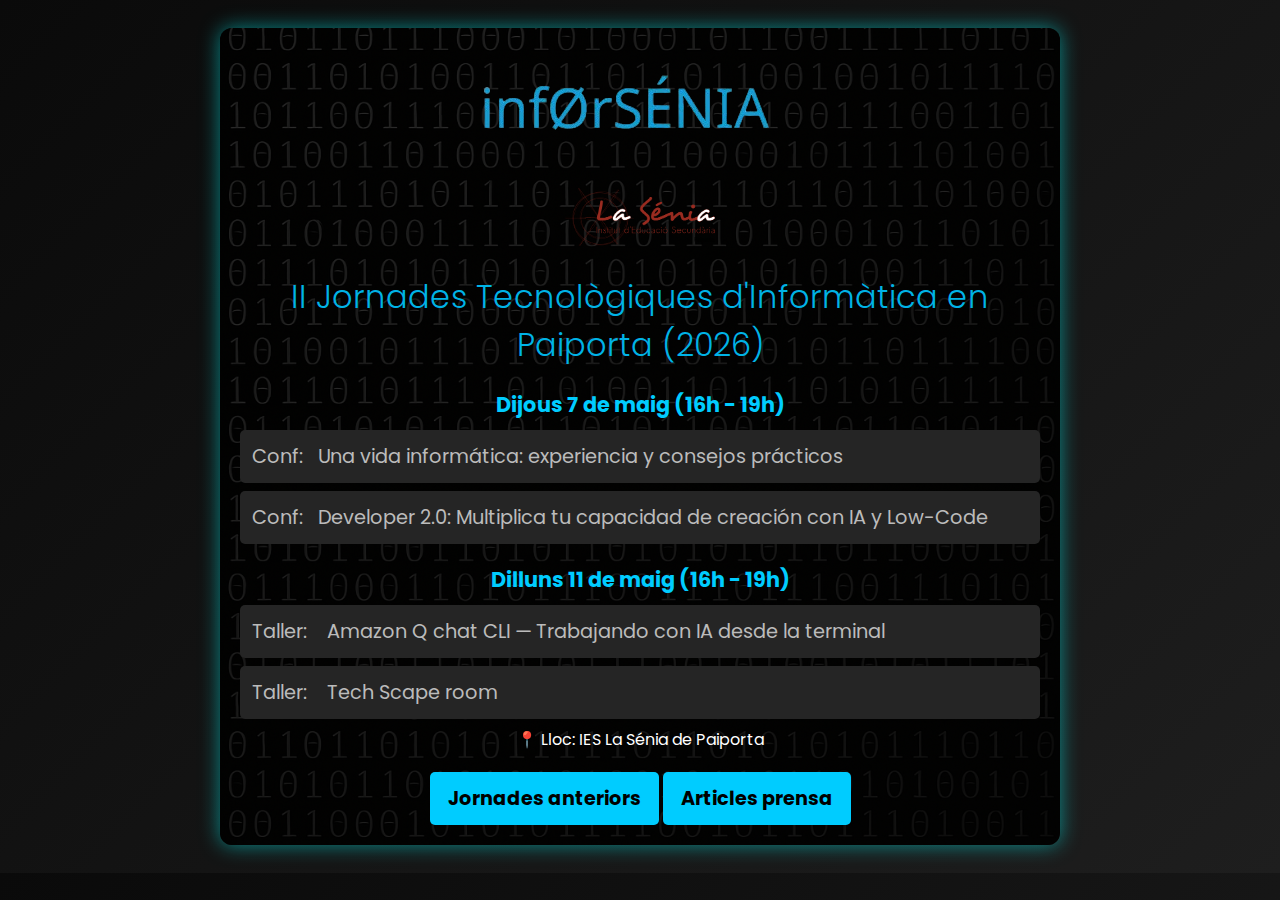
<file: index.html>
<!DOCTYPE html>
<html lang="ca">
<head>
    <meta charset="UTF-8">
    <meta name="viewport" content="width=device-width, initial-scale=1.0">
    <title>INFORSÉNIA - II Jornades Tecnològiques d'Informàtica en Paiporta (2026)</title>
    <link rel="stylesheet" href="style.css">
    <link href="https://fonts.googleapis.com/css2?family=Poppins:wght@300;600&display=swap" rel="stylesheet">
</head>
<body>
    
    <div class="container">
        
        <img src="logo_inforsenia_blau_2.png" alt="Logo inforsenia">

        <a href="https://portal.edu.gva.es/46017675/ensenyaments/cicles/"><img src="cropped-lasenia22-1.png" alt="Logo IES La Sénia" class="small-logo"></a>
        <h2>II Jornades Tecnològiques d'Informàtica en Paiporta (2026)</h2>

        <p class="day">Dijous 7 de maig (16h - 19h)</p>
        <ul>
            <li><a href="ficha_gomez_gil.html" class="ficha-link">Conf:&nbsp&nbsp&nbspUna vida informática: experiencia y consejos prácticos </a></li>
            <li><a href="ficha_tomas.html" class="ficha-link">Conf:&nbsp&nbsp&nbspDeveloper 2.0: Multiplica tu capacidad de creación con IA y Low-Code </a></li>
        </ul>

        <p class="day">Dilluns 11 de maig (16h - 19h)</p>
        <ul>
            <li><a href="ficha_rojo.html" class="ficha-link">Taller:&nbsp&nbsp&nbsp Amazon Q chat CLI — Trabajando con IA desde la terminal </a></li>
            <li><a href="ficha_nunsys.html" class="ficha-link">Taller:&nbsp&nbsp&nbsp Tech Scape room </a></li>
        </ul>
        
        <label for="toggle-map" class="location-label">📍 Lloc: IES La Sénia de Paiporta </label><br>
        <input type="checkbox" id="toggle-map" style="display:none;">
        <div id="map-container">
            <iframe src="https://www.google.com/maps/embed?pb=!1m18!1m12!1m3!1d3082.0573018933387!2d-0.4179612242241209!3d39.422828671616614!2m3!1f0!2f0!3f0!3m2!1i1024!2i768!4f13.1!3m3!1m2!1s0xd604e6086bf9d93%3A0x2ee54a8d564b0e68!2sIES%20La%20S%C3%A9nia!5e0!3m2!1ses!2ses!4v1743003066384!5m2!1ses!2ses" width="400" height="300" style="border:0;" allowfullscreen="" loading="lazy" referrerpolicy="no-referrer-when-downgrade"></iframe>
        </div>
        <a href="./JORNADAS/JORNADAS-2025/index.html" class="cta" aria-label="Històric de les Jornades!">Jornades anteriors </a>
        <a href="https://portal.edu.gva.es/46017675/2025/05/19/i-jornades-tecnologiques-dinformatica-inforsenia/" class="cta" aria-label="Articles prensa!">Articles prensa </a>
       <!-- <a href="https://forms.office.com/e/zMYULfPzjp" class="cta" aria-label="Inscripcions obertes!">Inscripcions!</a>  -->
    </div>
</body>
</html>
</file>
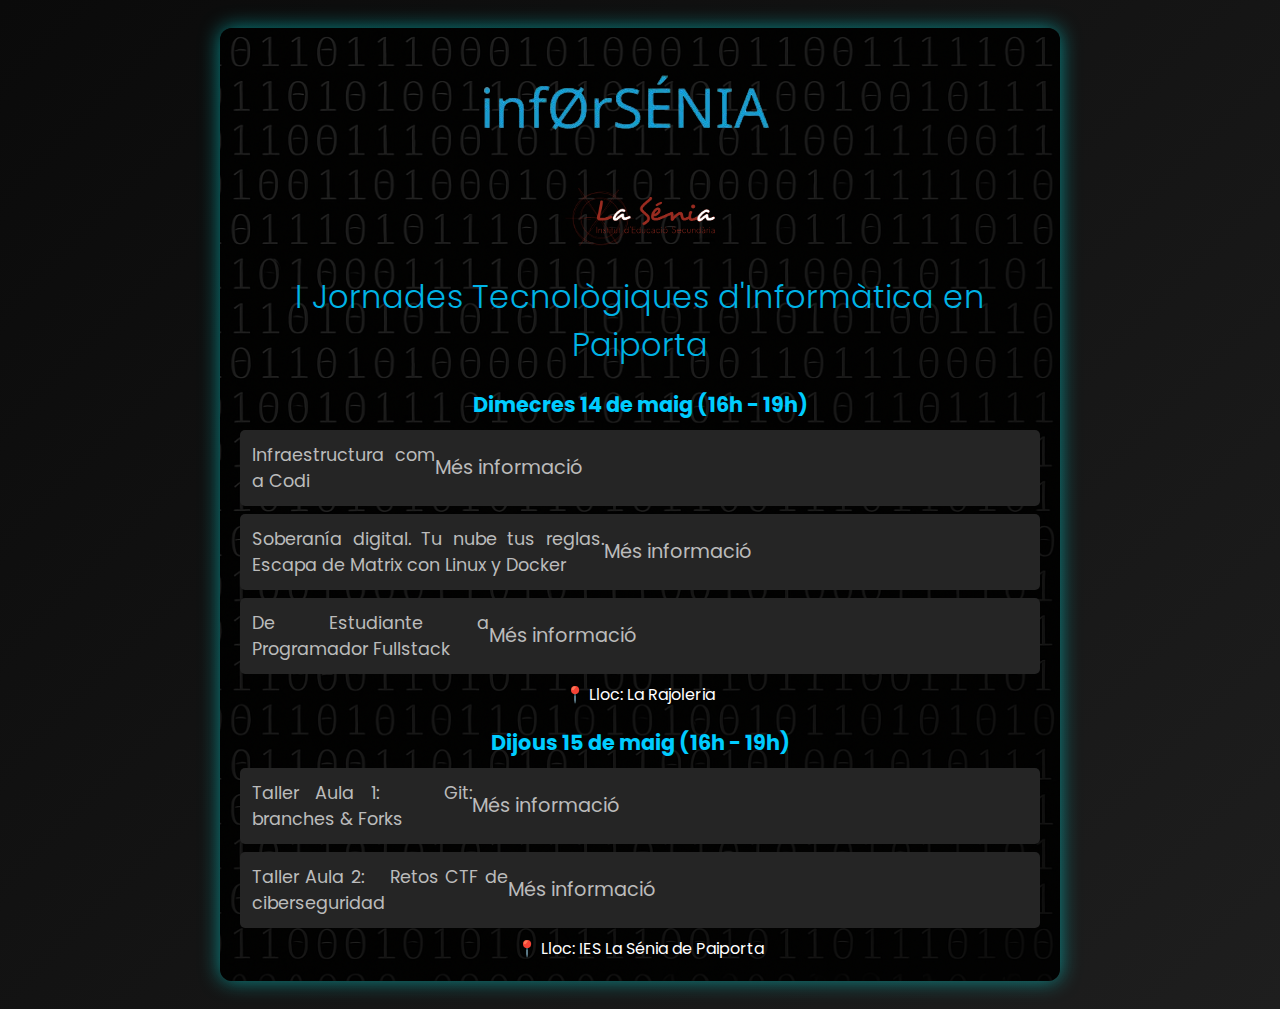
<file: JORNADAS/JORNADAS-2025/index.html>
<!DOCTYPE html>
<html lang="ca">
<head>
    <meta charset="UTF-8">
    <meta name="viewport" content="width=device-width, initial-scale=1.0">
    <title>INFORSÉNIA - I Jornades Tecnològiques d'Informàtica en Paiporta (2025) </title>
    <link rel="stylesheet" href="style.css">
    <link href="https://fonts.googleapis.com/css2?family=Poppins:wght@300;600&display=swap" rel="stylesheet">
</head>
<body>
    
    <div class="container">
        
        <img src="logo_inforsenia_blau_2.png" alt="Logo inforsenia">

        <img src="cropped-lasenia22-1.png" alt="Logo IES La Sénia" class="small-logo">
        <h2>I Jornades Tecnològiques d'Informàtica en Paiporta</h2>

        <p class="day">Dimecres 14 de maig (16h - 19h)</p>
        <ul>
            <li>Infraestructura com a Codi <a href="ficha_sergio.html" class="ficha-link">Més informació</a></li>
            <li>Soberanía digital. Tu nube tus reglas. Escapa de Matrix con Linux y Docker<a href="ficha_lorenzo.html" class="ficha-link">Més informació</a></li>
            <li>De Estudiante a Programador Fullstack <a href="ficha_ruben.html" class="ficha-link">Més informació</a> </li>

        </ul>

        <label for="toggle-map" class="location-label">📍 Lloc: La Rajoleria </label><br>
        <input type="checkbox" id="toggle-map" style="display:none;">
        <div id="map-container">
            <iframe src="https://www.google.com/maps/embed?pb=!1m18!1m12!1m3!1d6163.987059074005!2d-0.42015572422413416!3d39.424270771616385!2m3!1f0!2f0!3f0!3m2!1i1024!2i768!4f13.1!3m3!1m2!1s0xd604e5de7b7b223%3A0xed8c66a7a51c0bf5!2sMuseo%20de%20la%20Rajoleria!5e0!3m2!1ses!2ses!4v1743002957661!5m2!1ses!2ses" width="400" height="300" style="border:0;" allowfullscreen="" loading="lazy" referrerpolicy="no-referrer-when-downgrade"></iframe>
        </div>

        <p class="day">Dijous 15 de maig (16h - 19h)</p>
        <ul>
            <li>Taller Aula 1:&nbsp&nbsp&nbsp    Git: branches & Forks <a href="ficha_antonio.html" class="ficha-link">Més informació</a> </li>
            <li>Taller Aula 2:&nbsp&nbsp&nbsp    Retos CTF de ciberseguridad <a href="ficha_javi.html" class="ficha-link">Més informació</a></li>
        </ul>
        
        <label for="toggle-map" class="location-label">📍 Lloc: IES La Sénia de Paiporta </label><br>
        <input type="checkbox" id="toggle-map" style="display:none;">
        <div id="map-container">
            <iframe src="https://www.google.com/maps/embed?pb=!1m18!1m12!1m3!1d3082.0573018933387!2d-0.4179612242241209!3d39.422828671616614!2m3!1f0!2f0!3f0!3m2!1i1024!2i768!4f13.1!3m3!1m2!1s0xd604e6086bf9d93%3A0x2ee54a8d564b0e68!2sIES%20La%20S%C3%A9nia!5e0!3m2!1ses!2ses!4v1743003066384!5m2!1ses!2ses" width="400" height="300" style="border:0;" allowfullscreen="" loading="lazy" referrerpolicy="no-referrer-when-downgrade"></iframe>
        </div>
       <!-- <a href="https://forms.office.com/e/zMYULfPzjp" class="cta" aria-label="Inscripcions obertes!">Inscripcions!</a>  -->
    </div>
</body>
</html>
</file>
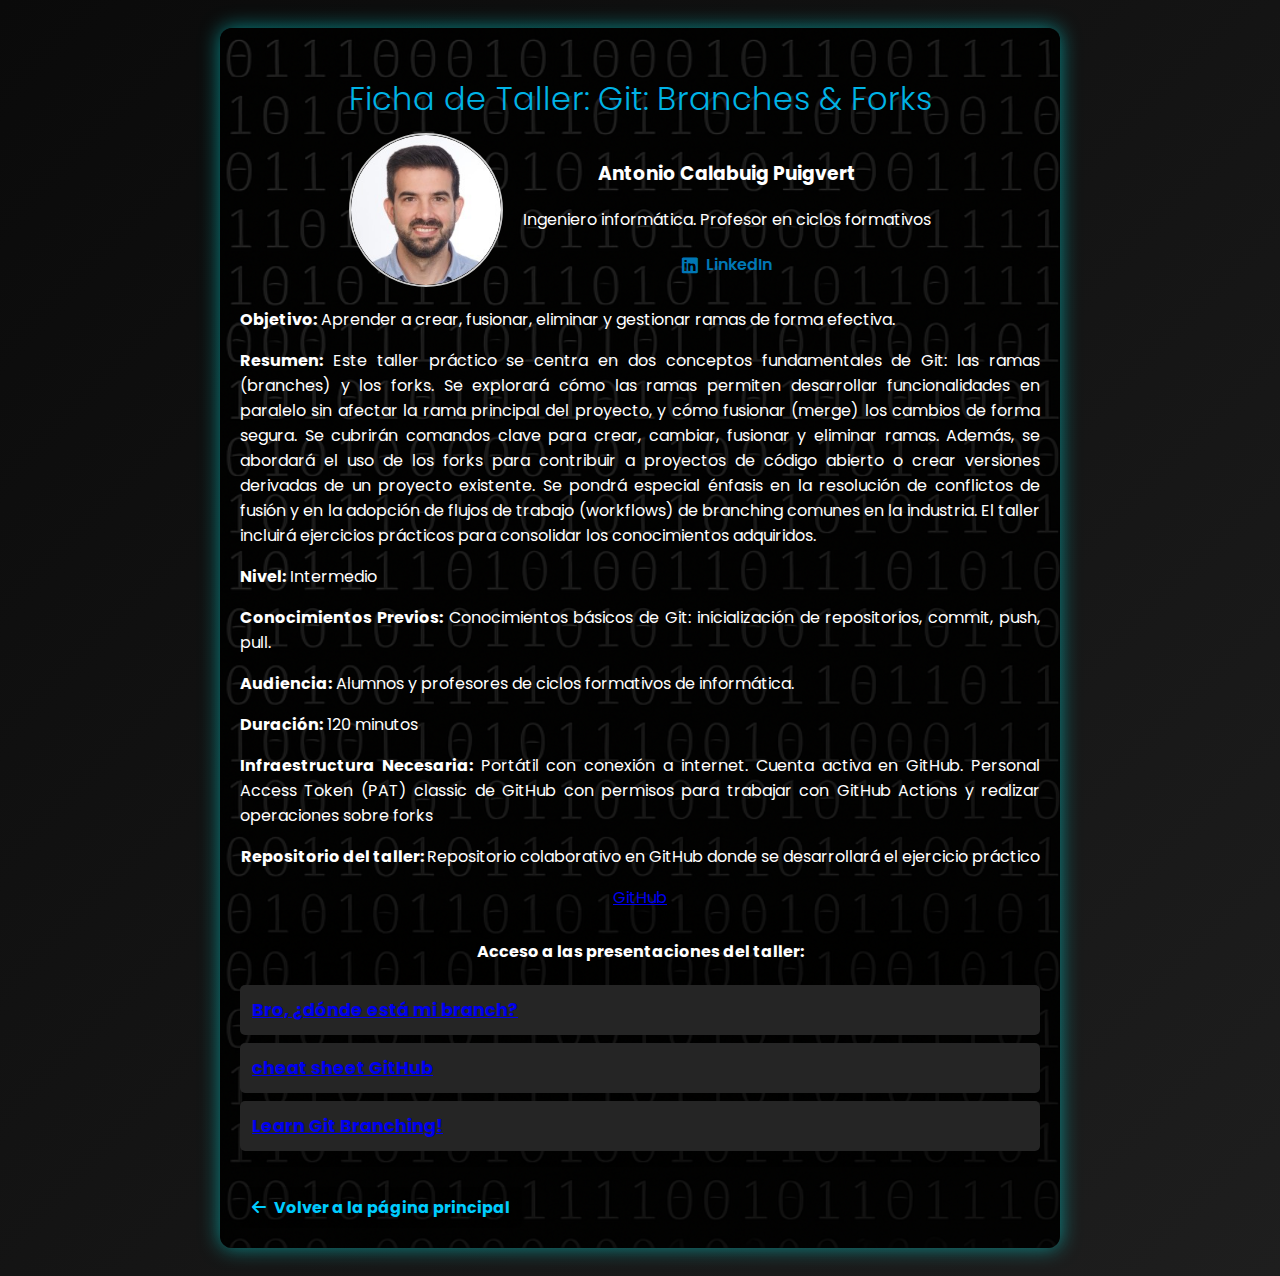
<file: ficha_antonio.html>
<!DOCTYPE html>
<html lang="ca">
<head>
    <meta charset="UTF-8">
    <meta name="viewport" content="width=device-width, initial-scale=1.0">
    <title>Ficha de Taller: Git: Branches & Forks</title>
    <link rel="stylesheet" href="style.css">
    <link href="https://fonts.googleapis.com/css2?family=Poppins:wght@300;600&display=swap" rel="stylesheet">
    <link rel="stylesheet" href="https://cdnjs.cloudflare.com/ajax/libs/font-awesome/6.0.0/css/all.min.css" integrity="sha512-9usAa10IRO0HhonpyAIVpjrylPvoDwiPUiKdWk5t3PyolY1cOd4DSE0Ga+ri4AuTroPR5aQvXU9xC6qOPnzFeg==" crossorigin="anonymous" referrerpolicy="no-referrer" />
</head>
<body>
    <!-- He añadido la clase container aquí -->
    <div class="container">
        <h2>Ficha de Taller: Git: Branches & Forks</h2>
        
        <div class="ponente-info">
            <img src="antonio.jpeg" alt="Foto de Antonio" class="ponente-foto">
            <div>
                <h3>Antonio Calabuig Puigvert</h3>
                <p class="mini-bio">Ingeniero informática. Profesor en ciclos formativos</p>
                <a href="https://www.linkedin.com/in/antonio-calabuig-puigvert-66b61b99/" target="_blank" rel="noopener" class="linkedin-link"><i class="fab fa-linkedin"></i> LinkedIn</a>
            </div>
        </div>

        <p class="objetivo"><strong>Objetivo:</strong> Aprender a crear, fusionar, eliminar y gestionar ramas de forma efectiva.</p>

        <p class="resumen"><strong>Resumen:</strong> Este taller práctico se centra en dos conceptos fundamentales de Git: las ramas (branches) y los forks. Se explorará cómo las ramas permiten desarrollar funcionalidades en paralelo sin afectar la rama principal del proyecto, y cómo fusionar (merge) los cambios de forma segura. Se cubrirán comandos clave para crear, cambiar, fusionar y eliminar ramas. Además, se abordará el uso de los forks para contribuir a proyectos de código abierto o crear versiones derivadas de un proyecto existente. Se pondrá especial énfasis en la resolución de conflictos de fusión y en la adopción de flujos de trabajo (workflows) de branching comunes en la industria. El taller incluirá ejercicios prácticos para consolidar los conocimientos adquiridos.</p>

        <p class="nivel"><strong>Nivel:</strong> Intermedio</p>
        <p class="conocimientos"><strong>Conocimientos Previos:</strong> Conocimientos básicos de Git: inicialización de repositorios, commit, push, pull.</p>
        <p class="audiencia"><strong>Audiencia:</strong> Alumnos y profesores de ciclos formativos de informática.</p>
        <p class="duracion"><strong>Duración:</strong> 120 minutos</p>
        <p class="infraestructura"><strong>Infraestructura Necesaria:</strong> Portátil con conexión a internet. Cuenta activa en GitHub. Personal Access Token (PAT) classic de GitHub con permisos para trabajar con GitHub Actions y realizar operaciones sobre forks </p>
        <p class="repositorio"><strong>Repositorio del taller: </strong> Repositorio colaborativo en GitHub donde se desarrollará el ejercicio práctico</p>
        <a href="https://github.com/buig/calculadora_colaborativa" target="_blank" rel="noopener" class="github-link">GitHub</a>
    <div class="presentaciones">
        <h4>Acceso a las presentaciones del taller:</h4>
        <ul>
        <li>
            <a href="./ponencias/Dónde está mi branch.pdf" target="_blank" rel="noopener">
            Bro, ¿dónde está mi branch?
            </a>
        </li>
        <li>
            <a href="./ponencias/github-git-cheat-sheet.pdf" target="_blank" rel="noopener">
            cheat sheet GitHub
            </a>
        </li>
                <li>
            <a href="https://learngitbranching.js.org/" target="_blank" rel="noopener">
            Learn Git Branching!
            </a>
        </li>

        </ul>
    </div>
        <div class="volver-inicio">
            <a href="index.html"><i class="fas fa-arrow-left"></i> Volver a la página principal</a>
        </div>
    </div>
</body>
</html>
</file>
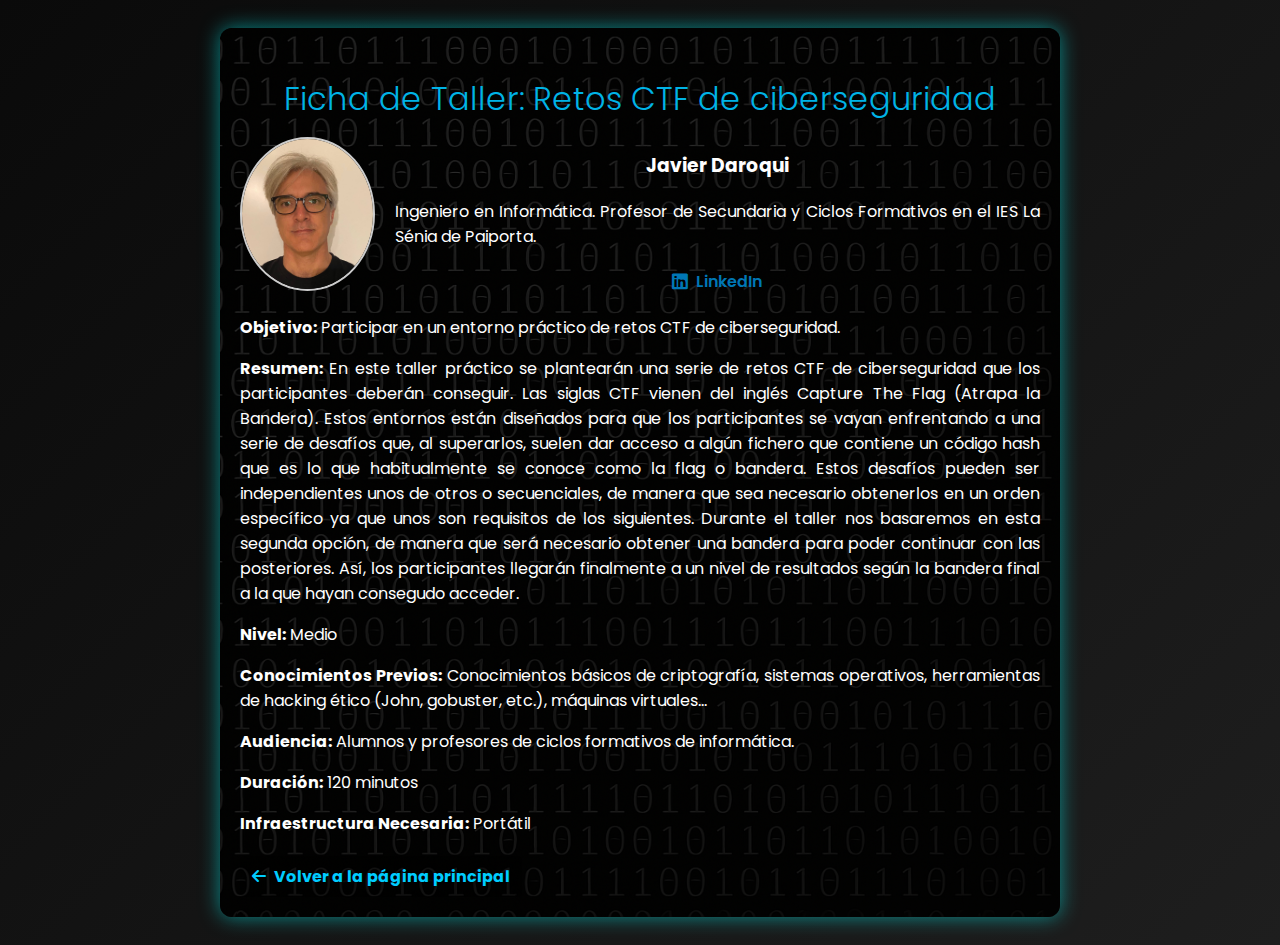
<file: ficha_javi.html>
<!DOCTYPE html>
<html lang="ca">
<head>
    <meta charset="UTF-8">
    <meta name="viewport" content="width=device-width, initial-scale=1.0">
    <title>Ficha de Taller: Git: Branches & Forks</title>
    <link rel="stylesheet" href="style.css">
    <link href="https://fonts.googleapis.com/css2?family=Poppins:wght@300;600&display=swap" rel="stylesheet">
    <link rel="stylesheet" href="https://cdnjs.cloudflare.com/ajax/libs/font-awesome/6.0.0/css/all.min.css" integrity="sha512-9usAa10IRO0HhonpyAIVpjrylPvoDwiPUiKdWk5t3PyolY1cOd4DSE0Ga+ri4AuTroPR5aQvXU9xC6qOPnzFeg==" crossorigin="anonymous" referrerpolicy="no-referrer" />
</head>
<body>
    <!-- He añadido la clase container aquí -->
    <div class="container">
        <h2>Ficha de Taller: Retos CTF de ciberseguridad</h2>
        
        <div class="ponente-info">
            <img src="javi.jpg" alt="Foto de Javi" class="ponente-foto">
            <div>
                <h3>Javier Daroqui</h3>
                <p class="mini-bio">Ingeniero en Informática. Profesor de Secundaria y Ciclos Formativos en el IES La Sénia de Paiporta.</p>
                <a href="" target="_blank" rel="noopener" class="linkedin-link"><i class="fab fa-linkedin"></i> LinkedIn</a>
            </div>
        </div>

        <p class="objetivo"><strong>Objetivo:</strong> Participar en un entorno práctico de retos CTF de ciberseguridad.</p>

        <p class="resumen"><strong>Resumen:</strong> En este taller práctico se plantearán una serie de retos CTF de ciberseguridad que los participantes deberán conseguir. Las siglas CTF vienen del inglés Capture The Flag (Atrapa la Bandera). Estos entornos están diseñados para que los participantes se vayan enfrentando a una serie de desafíos que, al superarlos, suelen dar acceso a algún fichero que contiene un código hash que es lo que habitualmente se conoce como la flag o bandera. 

            Estos desafíos pueden ser independientes unos de otros o secuenciales, de manera que sea necesario obtenerlos en un orden específico ya que unos son requisitos de los siguientes.
            
            Durante el taller nos basaremos en esta segunda opción, de manera que será necesario obtener una bandera para poder continuar con las posteriores. Así, los participantes llegarán finalmente a un nivel de resultados según la bandera final a la que hayan consegudo acceder.</p>

        <p class="nivel"><strong>Nivel:</strong> Medio</p>
        <p class="conocimientos"><strong>Conocimientos Previos:</strong> Conocimientos básicos de criptografía, sistemas operativos, herramientas de hacking ético (John, gobuster, etc.), máquinas virtuales...</p>
        <p class="audiencia"><strong>Audiencia:</strong> Alumnos y profesores de ciclos formativos de informática.</p>
        <p class="duracion"><strong>Duración:</strong> 120 minutos</p>
        <p class="infraestructura"><strong>Infraestructura Necesaria:</strong> Portátil </p>
 
        <div class="volver-inicio">
            <a href="index.html"><i class="fas fa-arrow-left"></i> Volver a la página principal</a>
        </div>
    </div>
</body>
</html>
</file>
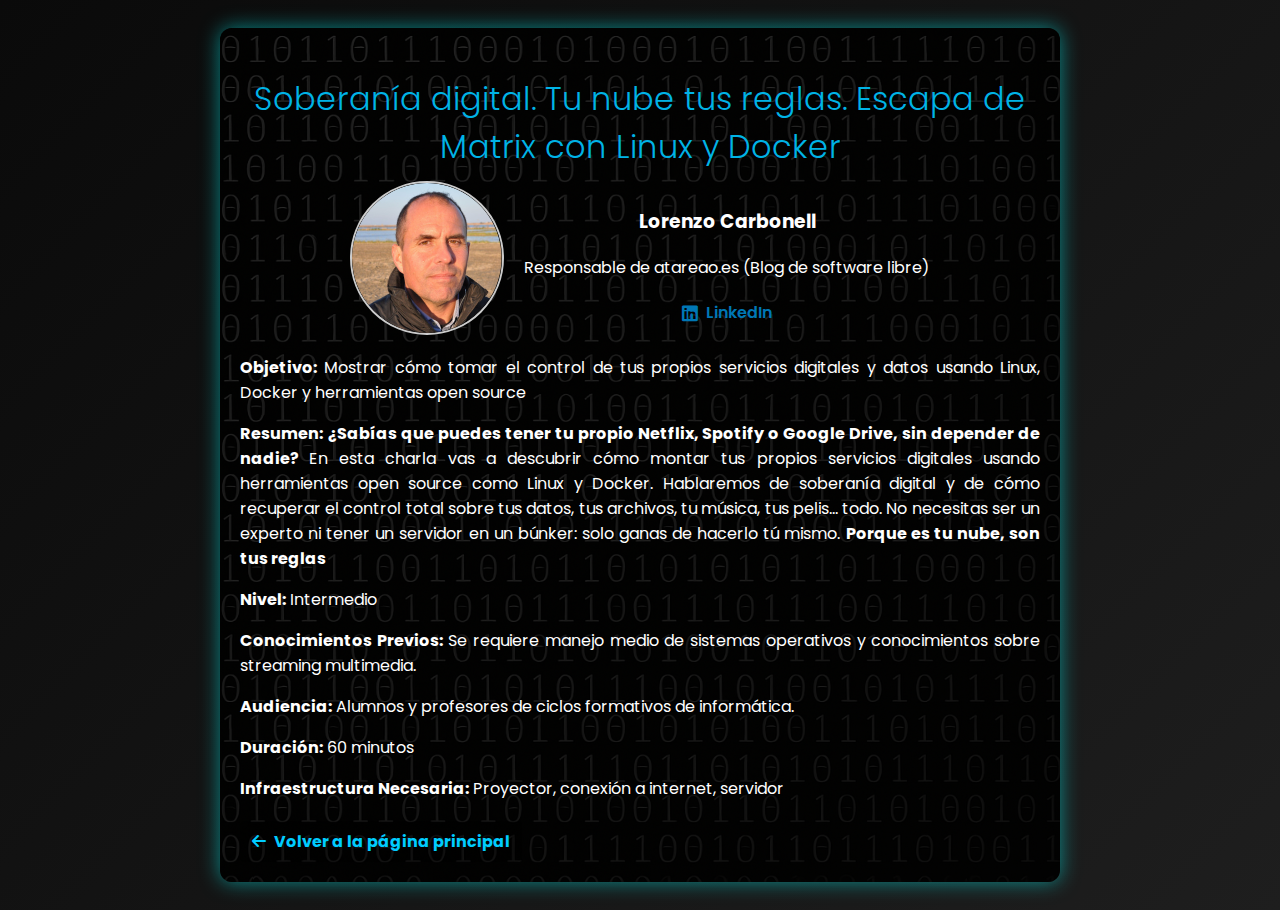
<file: ficha_lorenzo.html>
<!DOCTYPE html>
<html lang="ca">
<head>
    <meta charset="UTF-8">
    <meta name="viewport" content="width=device-width, initial-scale=1.0">
    <title>Jellyfin: crea tu propio servicio de streaming</title>
    <link rel="stylesheet" href="style.css">
    <link href="https://fonts.googleapis.com/css2?family=Poppins:wght@300;600&display=swap" rel="stylesheet">
    <link rel="stylesheet" href="https://cdnjs.cloudflare.com/ajax/libs/font-awesome/6.0.0/css/all.min.css" integrity="sha512-9usAa10IRO0HhonpyAIVpjrylPvoDwiPUiKdWk5t3PyolY1cOd4DSE0Ga+ri4AuTroPR5aQvXU9xC6qOPnzFeg==" crossorigin="anonymous" referrerpolicy="no-referrer" />
</head>
<body>
    <!-- He añadido la clase container aquí -->
    <div class="container">
        <h2>Soberanía digital. Tu nube tus reglas. Escapa de Matrix con Linux y Docker</h2>
        
        <div class="ponente-info">
            <img src="lorenzo.png" alt="Foto de lorenzo" class="ponente-foto">
            <div>
                <h3>Lorenzo Carbonell</h3>
                <p class="mini-bio">Responsable de atareao.es (Blog de software libre)  </p>
                <a href="https://www.linkedin.com/in/lorenzocarbonell/" target="_blank" rel="noopener" class="linkedin-link"><i class="fab fa-linkedin"></i> LinkedIn</a>
            </div>
        </div>

        <p class="objetivo"><strong>Objetivo:</strong> Mostrar cómo tomar el control de tus propios servicios digitales y datos usando Linux, Docker y herramientas open source </p>

        <p class="resumen"><strong>Resumen:</strong> <strong>  ¿Sabías que puedes tener tu propio Netflix, Spotify o Google Drive, sin depender de nadie? </strong> En esta charla vas a descubrir cómo montar tus propios servicios digitales usando herramientas open source como Linux y Docker. Hablaremos de soberanía digital y de cómo recuperar el control total sobre tus datos, tus archivos, tu música, tus pelis… todo. No necesitas ser un experto ni tener un servidor en un búnker: solo ganas de hacerlo tú mismo. <strong> Porque es tu nube, son tus reglas </strong> </p>

        <p class="nivel"><strong>Nivel:</strong> Intermedio</p>
        <p class="conocimientos"><strong>Conocimientos Previos:</strong> Se requiere manejo medio de sistemas operativos y conocimientos sobre streaming multimedia.</p>
        <p class="audiencia"><strong>Audiencia:</strong> Alumnos y profesores de ciclos formativos de informática.</p>
        <p class="duracion"><strong>Duración:</strong> 60 minutos</p>
        <p class="infraestructura"><strong>Infraestructura Necesaria:</strong> Proyector, conexión a internet, servidor</p>
 
        <div class="volver-inicio">
            <a href="index.html"><i class="fas fa-arrow-left"></i> Volver a la página principal</a>
        </div>
    </div>
</body>
</html>
</file>
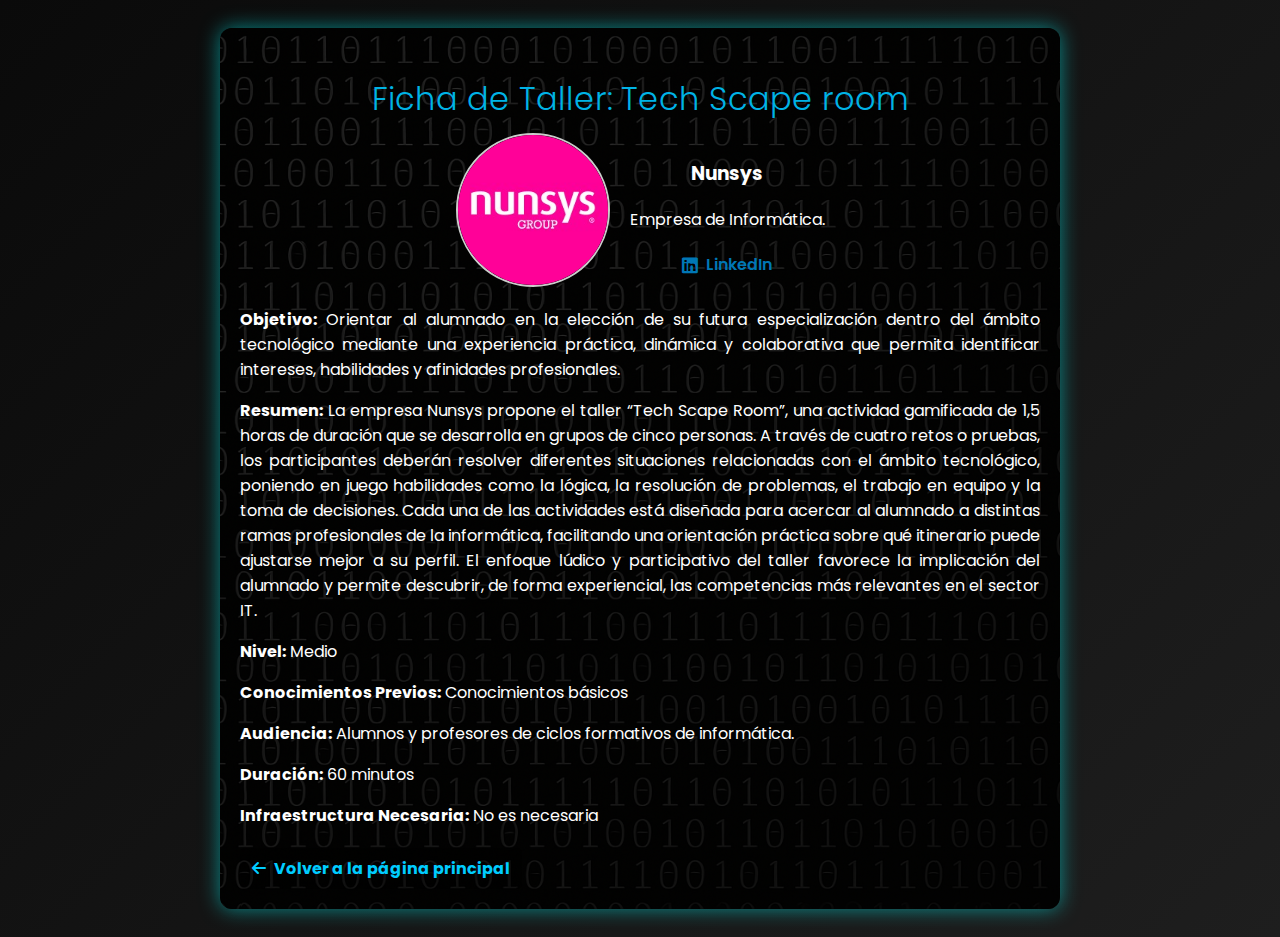
<file: ficha_nunsys.html>
<!DOCTYPE html>
<html lang="ca">
<head>
    <meta charset="UTF-8">
    <meta name="viewport" content="width=device-width, initial-scale=1.0">
    <title>Tech Scape room</title>
    <link rel="stylesheet" href="style.css">
    <link href="https://fonts.googleapis.com/css2?family=Poppins:wght@300;600&display=swap" rel="stylesheet">
    <link rel="stylesheet" href="https://cdnjs.cloudflare.com/ajax/libs/font-awesome/6.0.0/css/all.min.css" integrity="sha512-9usAa10IRO0HhonpyAIVpjrylPvoDwiPUiKdWk5t3PyolY1cOd4DSE0Ga+ri4AuTroPR5aQvXU9xC6qOPnzFeg==" crossorigin="anonymous" referrerpolicy="no-referrer" />
</head>
<body>
    <!-- He añadido la clase container aquí -->
    <div class="container">
        <h2>Ficha de Taller: Tech Scape room</h2>
        
        <div class="ponente-info">
            <img src="nunsys_logo.jpg" alt="Foto de Nunsys" class="ponente-foto">
            <div>
                <h3>Nunsys</h3>
                <p class="mini-bio">Empresa de Informática.</p>
                <a href="https://www.linkedin.com/company/nunsys/" target="_blank" rel="noopener" class="linkedin-link"><i class="fab fa-linkedin"></i> LinkedIn</a>
            </div>
        </div>

        <p class="objetivo"><strong>Objetivo:</strong> 
            Orientar al alumnado en la elección de su futura especialización dentro del ámbito tecnológico mediante una experiencia práctica, dinámica y colaborativa que permita identificar intereses, habilidades y afinidades profesionales.
        </p>

        <p class="resumen"><strong>Resumen:</strong>
           La empresa Nunsys propone el taller “Tech Scape Room”, una actividad gamificada de 1,5 horas de duración que se desarrolla en grupos de cinco personas. A través de cuatro retos o pruebas, los participantes deberán resolver diferentes situaciones relacionadas con el ámbito tecnológico, poniendo en juego habilidades como la lógica, la resolución de problemas, el trabajo en equipo y la toma de decisiones.
            Cada una de las actividades está diseñada para acercar al alumnado a distintas ramas profesionales de la informática, facilitando una orientación práctica sobre qué itinerario puede ajustarse mejor a su perfil. El enfoque lúdico y participativo del taller favorece la implicación del alumnado y permite descubrir, de forma experiencial, las competencias más relevantes en el sector IT. 
        </p>

        <p class="nivel"><strong>Nivel:</strong> Medio</p>
        <p class="conocimientos"><strong>Conocimientos Previos:</strong> Conocimientos básicos </p>
        <p class="audiencia"><strong>Audiencia:</strong> Alumnos y profesores de ciclos formativos de informática.</p>
        <p class="duracion"><strong>Duración:</strong> 60 minutos</p>
        <p class="infraestructura"><strong>Infraestructura Necesaria:</strong> No es necesaria </p>
     
        <div class="volver-inicio">
            <a href="index.html"><i class="fas fa-arrow-left"></i> Volver a la página principal</a>
        </div>
    </div>
</body>
</html>
</file>
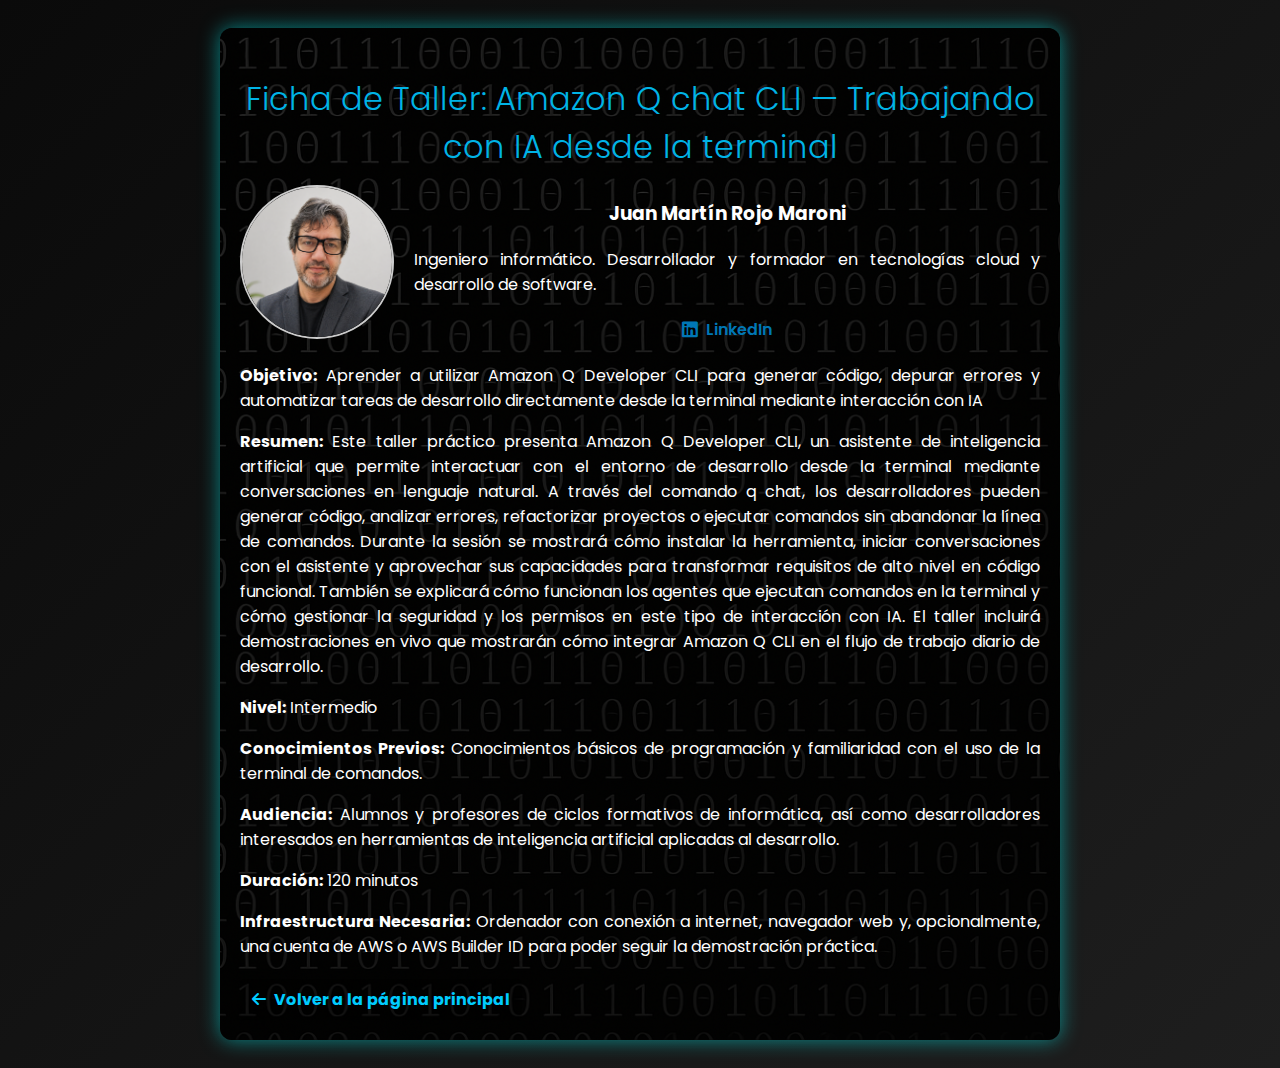
<file: ficha_rojo.html>
<!DOCTYPE html>
<html lang="ca">
<head>
    <meta charset="UTF-8">
    <meta name="viewport" content="width=device-width, initial-scale=1.0">
    <title>Amazon Q chat CLI — Trabajando con IA desde la terminal</title>
    <link rel="stylesheet" href="style.css">
    <link href="https://fonts.googleapis.com/css2?family=Poppins:wght@300;600&display=swap" rel="stylesheet">
    <link rel="stylesheet" href="https://cdnjs.cloudflare.com/ajax/libs/font-awesome/6.0.0/css/all.min.css" integrity="sha512-9usAa10IRO0HhonpyAIVpjrylPvoDwiPUiKdWk5t3PyolY1cOd4DSE0Ga+ri4AuTroPR5aQvXU9xC6qOPnzFeg==" crossorigin="anonymous" referrerpolicy="no-referrer" />
</head>
<body>
    <!-- He añadido la clase container aquí -->
    <div class="container">
        <h2>Ficha de Taller: Amazon Q chat CLI — Trabajando con IA desde la terminal</h2>
        
        <div class="ponente-info">
            <img src="rojo.png" alt="Foto de Juan Martín Rojo" class="ponente-foto">
            <div>
                <h3>Juan Martín Rojo Maroni</h3>
                <p class="mini-bio">Ingeniero informático. Desarrollador y formador en tecnologías cloud y desarrollo de software.
</p>
                <a href="https://www.linkedin.com/in/juan-martin-rojo-maroni-70641866/" target="_blank" rel="noopener" class="linkedin-link"><i class="fab fa-linkedin"></i> LinkedIn</a>
            </div>
        </div>

        <p class="objetivo"><strong>Objetivo:</strong> 
            Aprender a utilizar Amazon Q Developer CLI para generar código, depurar errores y automatizar tareas de desarrollo directamente desde la terminal mediante interacción con IA
        </p>

        <p class="resumen"><strong>Resumen:</strong>
           Este taller práctico presenta Amazon Q Developer CLI, un asistente de inteligencia artificial que permite interactuar con el entorno de desarrollo desde la terminal mediante conversaciones en lenguaje natural. A través del comando q chat, los desarrolladores pueden generar código, analizar errores, refactorizar proyectos o ejecutar comandos sin abandonar la línea de comandos. Durante la sesión se mostrará cómo instalar la herramienta, iniciar conversaciones con el asistente y aprovechar sus capacidades para transformar requisitos de alto nivel en código funcional. También se explicará cómo funcionan los agentes que ejecutan comandos en la terminal y cómo gestionar la seguridad y los permisos en este tipo de interacción con IA. El taller incluirá demostraciones en vivo que mostrarán cómo integrar Amazon Q CLI en el flujo de trabajo diario de desarrollo.
        </p>

        <p class="nivel"><strong>Nivel:</strong> Intermedio</p>
        <p class="conocimientos"><strong>Conocimientos Previos:</strong> 
         Conocimientos básicos de programación y familiaridad con el uso de la terminal de comandos.
        </p>
        <p class="audiencia"><strong>Audiencia:</strong> 
            Alumnos y profesores de ciclos formativos de informática, así como desarrolladores interesados en herramientas de inteligencia artificial aplicadas al desarrollo.
        </p>
        <p class="duracion"><strong>Duración:</strong> 120 minutos</p>
        <p class="infraestructura"><strong>Infraestructura Necesaria:</strong> 
        Ordenador con conexión a internet, navegador web y, opcionalmente, una cuenta de AWS o AWS Builder ID para poder seguir la demostración práctica.
        </p>
     
        <div class="volver-inicio">
            <a href="index.html"><i class="fas fa-arrow-left"></i> Volver a la página principal</a>
        </div>
    </div>
</body>
</html>
</file>
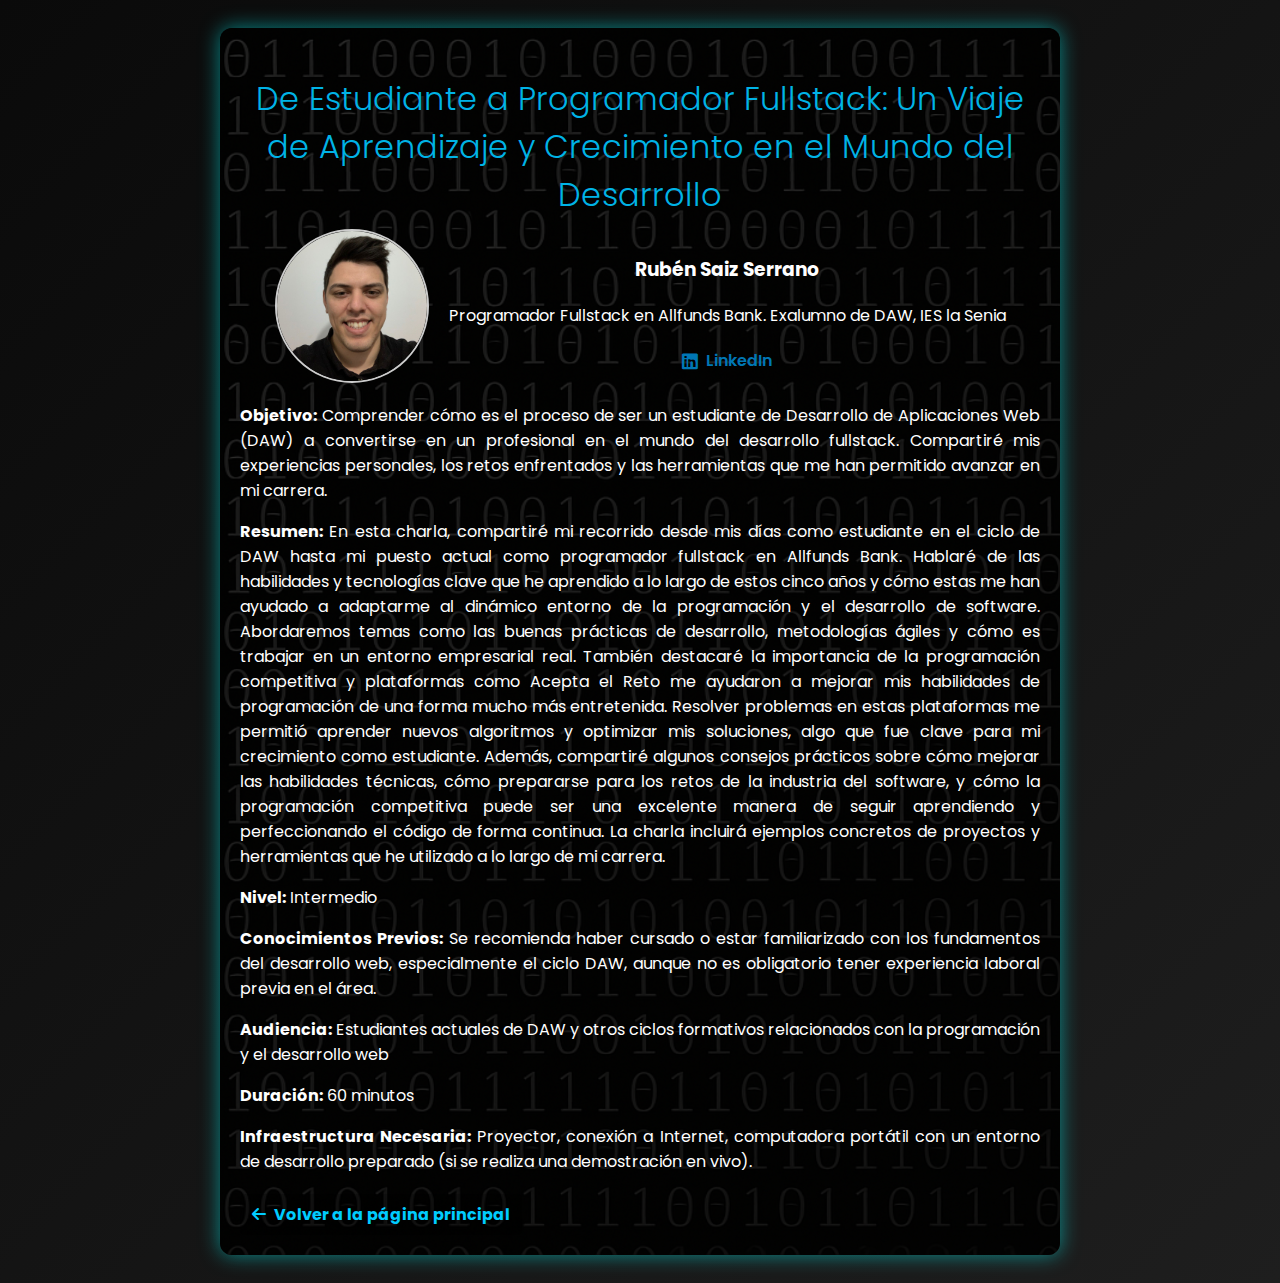
<file: ficha_ruben.html>
<!DOCTYPE html>
<html lang="ca">
<head>
    <meta charset="UTF-8">
    <meta name="viewport" content="width=device-width, initial-scale=1.0">
    <title>De Estudiante a Programador Fullstack: Un Viaje de Aprendizaje y Crecimiento en el Mundo del Desarrollo</title>
    <link rel="stylesheet" href="style.css">
    <link href="https://fonts.googleapis.com/css2?family=Poppins:wght@300;600&display=swap" rel="stylesheet">
    <link rel="stylesheet" href="https://cdnjs.cloudflare.com/ajax/libs/font-awesome/6.0.0/css/all.min.css" integrity="sha512-9usAa10IRO0HhonpyAIVpjrylPvoDwiPUiKdWk5t3PyolY1cOd4DSE0Ga+ri4AuTroPR5aQvXU9xC6qOPnzFeg==" crossorigin="anonymous" referrerpolicy="no-referrer" />
</head>
<body>
    <!-- He añadido la clase container aquí -->
    <div class="container">
        <h2>De Estudiante a Programador Fullstack: Un Viaje de Aprendizaje y Crecimiento en el Mundo del Desarrollo</h2>
        
        <div class="ponente-info">
            <img src="ruben.jpeg" alt="Foto de Rubén" class="ponente-foto">
            <div>
                <h3>Rubén Saiz Serrano</h3>
                <p class="mini-bio">Programador Fullstack en Allfunds Bank. Exalumno de DAW, IES la Senia</p>
                <a href="https://www.linkedin.com/in/rubensaizs/" target="_blank" rel="noopener" class="linkedin-link"><i class="fab fa-linkedin"></i> LinkedIn</a>
            </div>
        </div>

        <p class="objetivo"><strong>Objetivo:</strong> Comprender cómo es el proceso de ser un estudiante de Desarrollo de Aplicaciones Web (DAW) a convertirse en un profesional en el mundo del desarrollo fullstack. Compartiré mis experiencias personales, los retos enfrentados y las herramientas que me han permitido avanzar en mi carrera.</p>

        <p class="resumen"><strong>Resumen:</strong> En esta charla, compartiré mi recorrido desde mis días como estudiante en el ciclo de DAW hasta mi puesto actual como programador fullstack en Allfunds Bank. Hablaré de las habilidades y tecnologías clave que he aprendido a lo largo de estos cinco años y cómo estas me han ayudado a adaptarme al dinámico entorno de la programación y el desarrollo de software. Abordaremos temas como las buenas prácticas de desarrollo, metodologías ágiles y cómo es trabajar en un entorno empresarial real. También destacaré la importancia de la programación competitiva y plataformas como Acepta el Reto me ayudaron a mejorar mis habilidades de programación de una forma mucho más entretenida. Resolver problemas en estas plataformas me permitió aprender nuevos algoritmos y optimizar mis soluciones, algo que fue clave para mi crecimiento como estudiante.

            Además, compartiré algunos consejos prácticos sobre cómo mejorar las habilidades técnicas, cómo prepararse para los retos de la industria del software, y cómo la programación competitiva puede ser una excelente manera de seguir aprendiendo y perfeccionando el código de forma continua. La charla incluirá ejemplos concretos de proyectos y herramientas que he utilizado a lo largo de mi carrera.</p>

        <p class="nivel"><strong>Nivel:</strong> Intermedio</p>
        <p class="conocimientos"><strong>Conocimientos Previos:</strong> Se recomienda haber cursado o estar familiarizado con los fundamentos del desarrollo web, especialmente el ciclo DAW, aunque no es obligatorio tener experiencia laboral previa en el área.</p>
        <p class="audiencia"><strong>Audiencia:</strong> Estudiantes actuales de DAW y otros ciclos formativos relacionados con la programación y el desarrollo web</p>
        <p class="duracion"><strong>Duración:</strong> 60 minutos</p>
        <p class="infraestructura"><strong>Infraestructura Necesaria:</strong> Proyector, conexión a Internet, computadora portátil con un entorno de desarrollo preparado (si se realiza una demostración en vivo).</p>
        <div class="volver-inicio">
            <a href="index.html"><i class="fas fa-arrow-left"></i> Volver a la página principal</a>
        </div>
    </div>
</body>
</html>
</file>
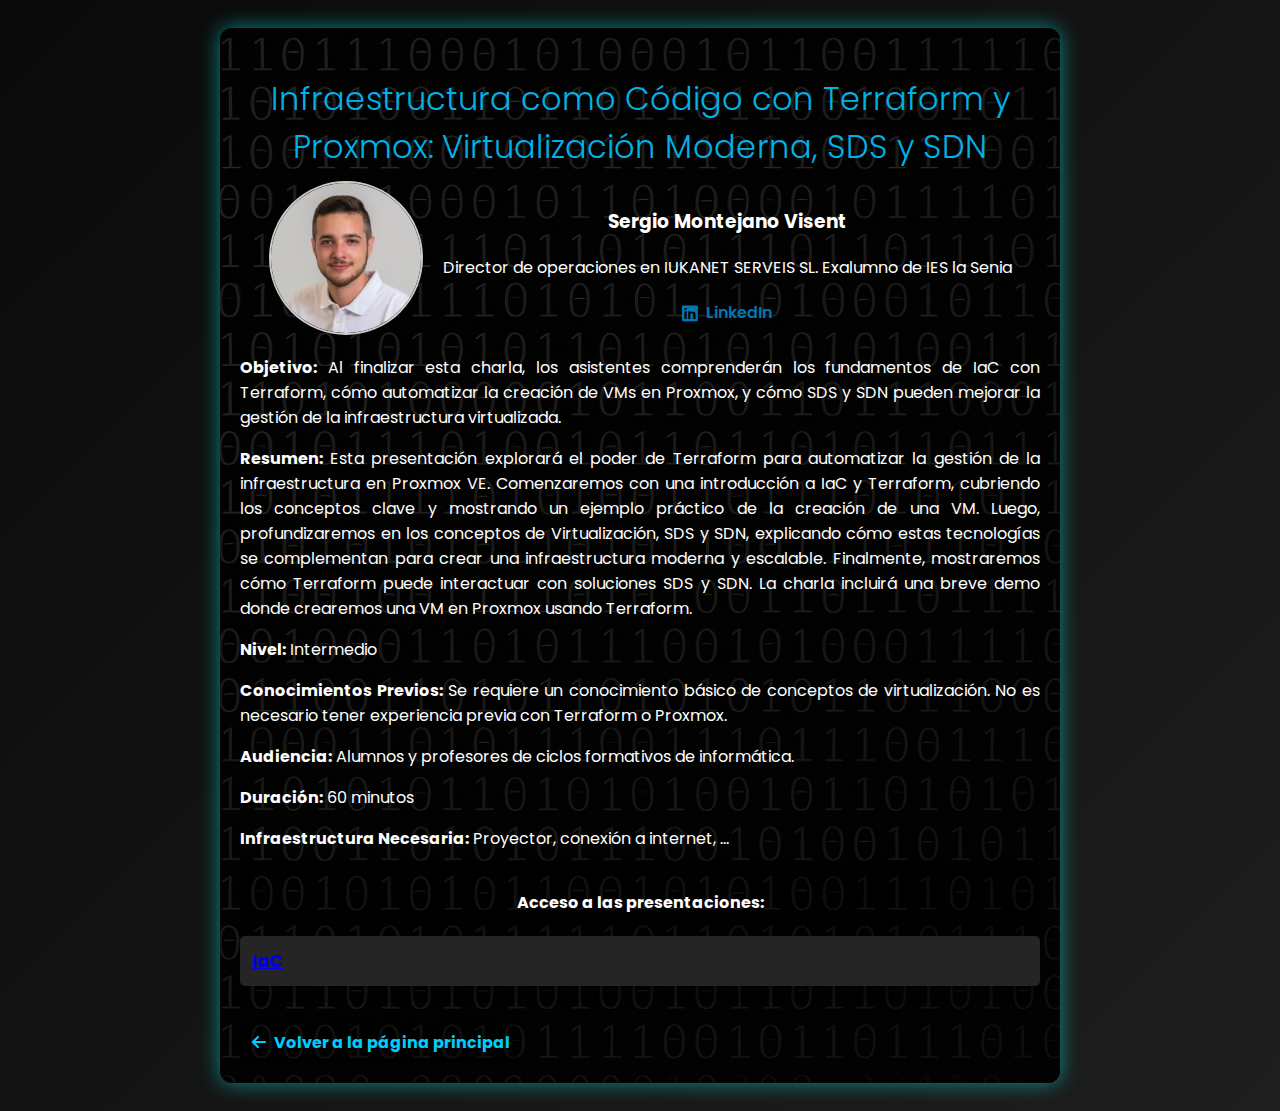
<file: ficha_sergio.html>
<!DOCTYPE html>
<html lang="ca">
<head>
    <meta charset="UTF-8">
    <meta name="viewport" content="width=device-width, initial-scale=1.0">
    <title>Infraestructura como Código con Terraform y Proxmox</title>
    <link rel="stylesheet" href="style.css">
    <link href="https://fonts.googleapis.com/css2?family=Poppins:wght@300;600&display=swap" rel="stylesheet">
    <link rel="stylesheet" href="https://cdnjs.cloudflare.com/ajax/libs/font-awesome/6.0.0/css/all.min.css" integrity="sha512-9usAa10IRO0HhonpyAIVpjrylPvoDwiPUiKdWk5t3PyolY1cOd4DSE0Ga+ri4AuTroPR5aQvXU9xC6qOPnzFeg==" crossorigin="anonymous" referrerpolicy="no-referrer" />
</head>
<body>
    <!-- He añadido la clase container aquí -->
    <div class="container">
        <h2>Infraestructura como Código con Terraform y Proxmox: Virtualización Moderna, SDS y SDN</h2>
        
        <div class="ponente-info">
            <img src="sergio.jpeg" alt="Foto de Sergio" class="ponente-foto">
            <div>
                <h3>Sergio Montejano Visent</h3>
                <p class="mini-bio">Director de operaciones en IUKANET SERVEIS SL. Exalumno de IES la Senia</p>
                <a href="https://www.linkedin.com/in/sergio-montejano-visent-b6520756/" target="_blank" rel="noopener" class="linkedin-link"><i class="fab fa-linkedin"></i> LinkedIn</a>
            </div>
        </div>

        <p class="objetivo"><strong>Objetivo:</strong> Al finalizar esta charla, los asistentes comprenderán los fundamentos de IaC con Terraform, cómo automatizar la creación de VMs en Proxmox, y cómo SDS y SDN pueden mejorar la gestión de la infraestructura virtualizada.</p>

        <p class="resumen"><strong>Resumen:</strong> Esta presentación explorará el poder de Terraform para automatizar la gestión de la infraestructura en Proxmox VE. Comenzaremos con una introducción a IaC y Terraform, cubriendo los conceptos clave y mostrando un ejemplo práctico de la creación de una VM. Luego, profundizaremos en los conceptos de Virtualización, SDS y SDN, explicando cómo estas tecnologías se complementan para crear una infraestructura moderna y escalable. Finalmente, mostraremos cómo Terraform puede interactuar con soluciones SDS y SDN. La charla incluirá una breve demo donde crearemos una VM en Proxmox usando Terraform.</p>

        <p class="nivel"><strong>Nivel:</strong> Intermedio</p>
        <p class="conocimientos"><strong>Conocimientos Previos:</strong> Se requiere un conocimiento básico de conceptos de virtualización. No es necesario tener experiencia previa con Terraform o Proxmox.</p>
        <p class="audiencia"><strong>Audiencia:</strong> Alumnos y profesores de ciclos formativos de informática.</p>
        <p class="duracion"><strong>Duración:</strong> 60 minutos</p>
        <p class="infraestructura"><strong>Infraestructura Necesaria:</strong> Proyector, conexión a internet, ...</p>
     <div class="presentaciones">
        <h4>Acceso a las presentaciones:</h4>
        <ul>
        <li>
            <a href="./ponencias/IAC IES LA SENIA.pdf" target="_blank" rel="noopener">
            IaC
            </a>
        </li>

        </ul>
    </div>
        <div class="volver-inicio">
            <a href="index.html"><i class="fas fa-arrow-left"></i> Volver a la página principal</a>
        </div>
    </div>
</body>
</html>
</file>
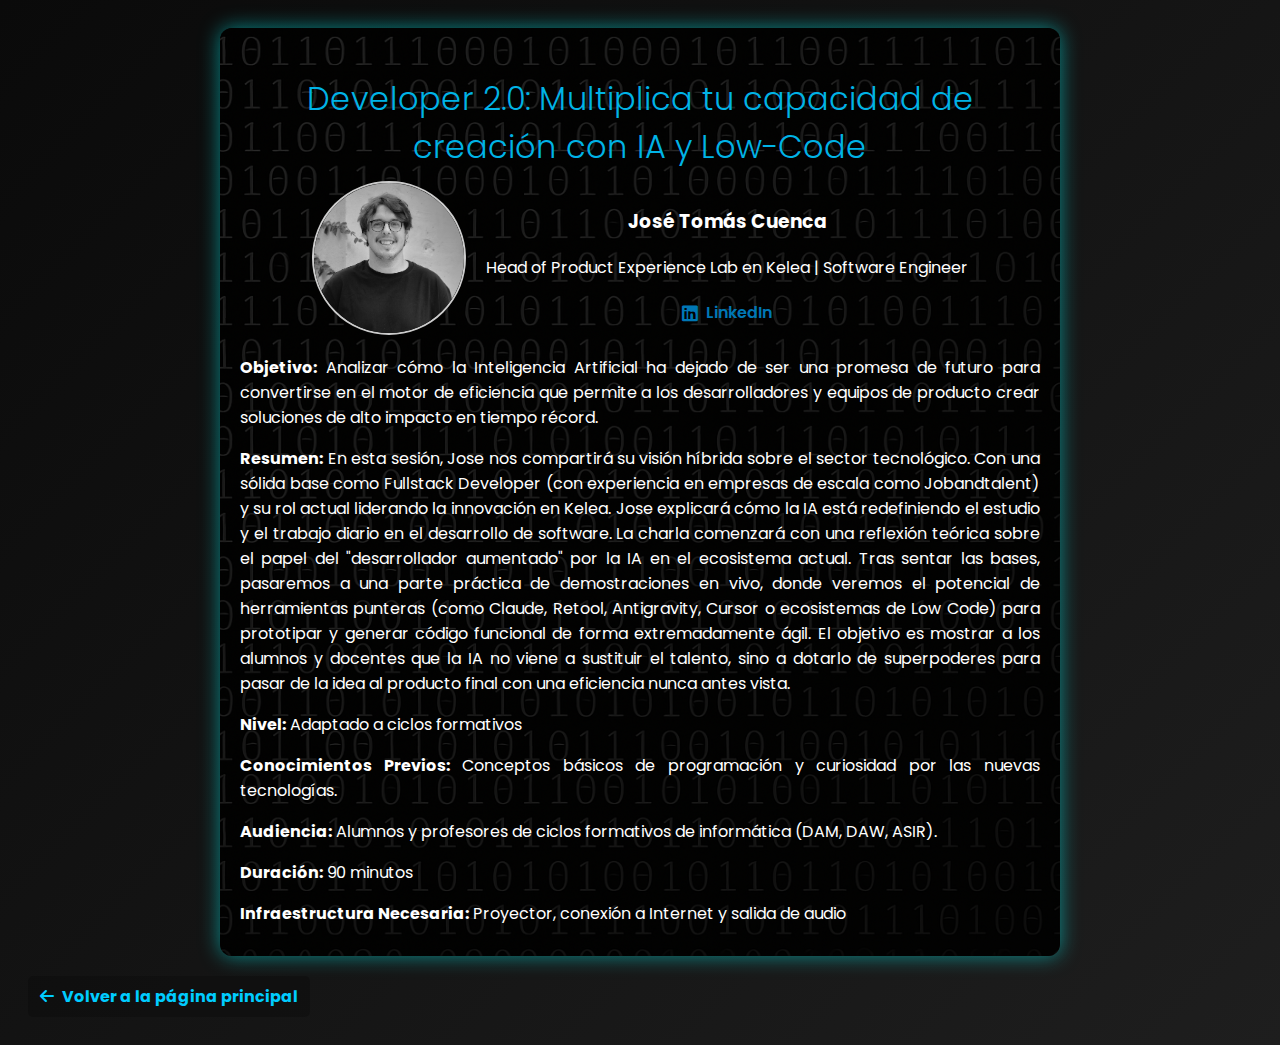
<file: ficha_tomas.html>
<!DOCTYPE html>
<html lang="ca">
<head>
    <meta charset="UTF-8">
    <meta name="viewport" content="width=device-width, initial-scale=1.0">
    <title>Developer 2.0: Multiplica tu capacidad de creación con IA y Low-Code</title>
    <link rel="stylesheet" href="style.css">
    <link href="https://fonts.googleapis.com/css2?family=Poppins:wght@300;600&display=swap" rel="stylesheet">
    <link rel="stylesheet" href="https://cdnjs.cloudflare.com/ajax/libs/font-awesome/6.0.0/css/all.min.css" integrity="sha512-9usAa10IRO0HhonpyAIVpjrylPvoDwiPUiKdWk5t3PyolY1cOd4DSE0Ga+ri4AuTroPR5aQvXU9xC6qOPnzFeg==" crossorigin="anonymous" referrerpolicy="no-referrer" />
</head>
<body>
    <!-- He añadido la clase container aquí -->
    <div class="container">
        <h2>Developer 2.0: Multiplica tu capacidad de creación con IA y Low-Code</h2>
        
        <div class="ponente-info">
            <img src="tomas.jpg" alt="Foto de Tomás" class="ponente-foto">
            <div>
                <h3>José Tomás Cuenca</h3>
                <p class="mini-bio">Head of Product Experience Lab en Kelea | Software Engineer</p>
                <a href="https://www.linkedin.com/in/jose-tomas-cuenca/" target="_blank" rel="noopener" class="linkedin-link"><i class="fab fa-linkedin"></i> LinkedIn</a>
            </div>
        </div>

        <p class="objetivo"><strong>Objetivo:</strong> Analizar cómo la Inteligencia Artificial ha dejado de ser una promesa de futuro para convertirse en el motor de eficiencia que permite a los desarrolladores y equipos de producto crear soluciones de alto impacto en tiempo récord.
        <p class="resumen"><strong>Resumen:</strong> En esta sesión, Jose nos compartirá su visión híbrida sobre el sector tecnológico. Con una sólida base como Fullstack Developer (con experiencia en empresas de escala como Jobandtalent) y su rol actual liderando la innovación en Kelea. Jose explicará cómo la IA está redefiniendo el estudio y el trabajo diario en el desarrollo de software.

            La charla comenzará con una reflexión teórica sobre el papel del "desarrollador aumentado" por la IA en el ecosistema actual. Tras sentar las bases, pasaremos a una parte práctica de demostraciones en vivo, donde veremos el potencial de herramientas punteras (como Claude, Retool, Antigravity, Cursor o ecosistemas de Low Code) para prototipar y generar código funcional de forma extremadamente ágil. El objetivo es mostrar a los alumnos y docentes que la IA no viene a sustituir el talento, sino a dotarlo de superpoderes para pasar de la idea al producto final con una eficiencia nunca antes vista.

        <p class="nivel"><strong>Nivel:</strong> Adaptado a ciclos formativos</p>
        <p class="conocimientos"><strong>Conocimientos Previos:</strong> Conceptos básicos de programación y curiosidad por las nuevas tecnologías.
        <p class="audiencia"><strong>Audiencia:</strong> Alumnos y profesores de ciclos formativos de informática (DAM, DAW, ASIR).</p>
        <p class="duracion"><strong>Duración:</strong> 90 minutos</p>
        <p class="infraestructura"><strong>Infraestructura Necesaria:</strong> Proyector, conexión a Internet y salida de audio</p>   
    </div>
        <div class="volver-inicio">
            <a href="index.html"><i class="fas fa-arrow-left"></i> Volver a la página principal</a>
        </div>
    </div>
</body>
</html>
</file>
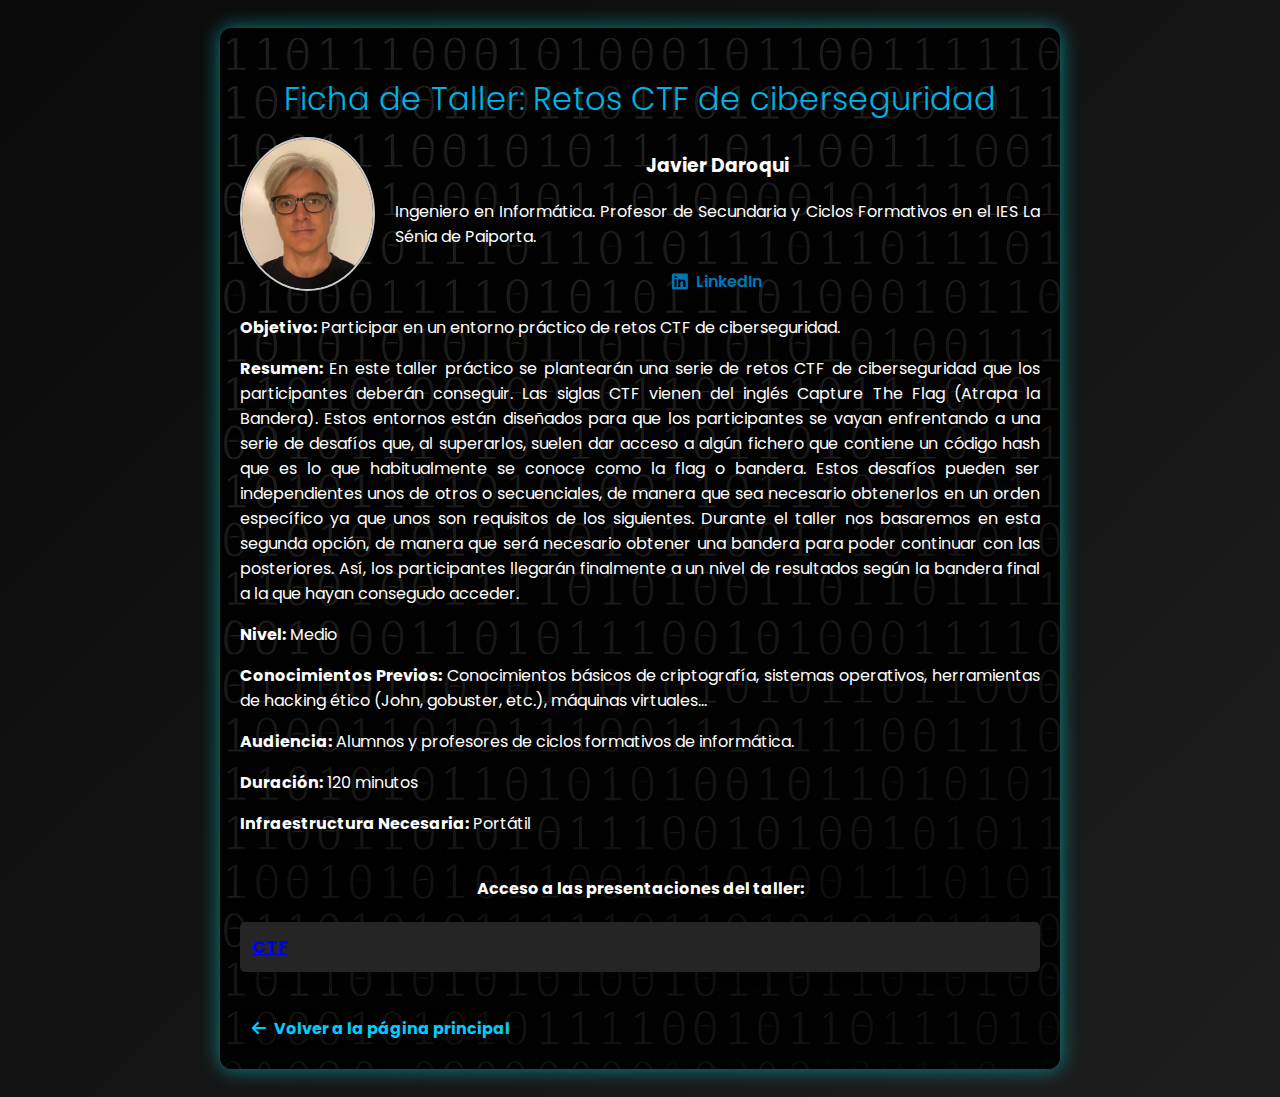
<file: JORNADAS/JORNADAS-2025/ficha_javi.html>
<!DOCTYPE html>
<html lang="ca">
<head>
    <meta charset="UTF-8">
    <meta name="viewport" content="width=device-width, initial-scale=1.0">
    <title>Ficha de Taller: Git: Branches & Forks</title>
    <link rel="stylesheet" href="style.css">
    <link href="https://fonts.googleapis.com/css2?family=Poppins:wght@300;600&display=swap" rel="stylesheet">
    <link rel="stylesheet" href="https://cdnjs.cloudflare.com/ajax/libs/font-awesome/6.0.0/css/all.min.css" integrity="sha512-9usAa10IRO0HhonpyAIVpjrylPvoDwiPUiKdWk5t3PyolY1cOd4DSE0Ga+ri4AuTroPR5aQvXU9xC6qOPnzFeg==" crossorigin="anonymous" referrerpolicy="no-referrer" />
</head>
<body>
    <!-- He añadido la clase container aquí -->
    <div class="container">
        <h2>Ficha de Taller: Retos CTF de ciberseguridad</h2>
        
        <div class="ponente-info">
            <img src="javi.jpg" alt="Foto de Javi" class="ponente-foto">
            <div>
                <h3>Javier Daroqui</h3>
                <p class="mini-bio">Ingeniero en Informática. Profesor de Secundaria y Ciclos Formativos en el IES La Sénia de Paiporta.</p>
                <a href="" target="_blank" rel="noopener" class="linkedin-link"><i class="fab fa-linkedin"></i> LinkedIn</a>
            </div>
        </div>

        <p class="objetivo"><strong>Objetivo:</strong> Participar en un entorno práctico de retos CTF de ciberseguridad.</p>

        <p class="resumen"><strong>Resumen:</strong> En este taller práctico se plantearán una serie de retos CTF de ciberseguridad que los participantes deberán conseguir. Las siglas CTF vienen del inglés Capture The Flag (Atrapa la Bandera). Estos entornos están diseñados para que los participantes se vayan enfrentando a una serie de desafíos que, al superarlos, suelen dar acceso a algún fichero que contiene un código hash que es lo que habitualmente se conoce como la flag o bandera. 

            Estos desafíos pueden ser independientes unos de otros o secuenciales, de manera que sea necesario obtenerlos en un orden específico ya que unos son requisitos de los siguientes.
            
            Durante el taller nos basaremos en esta segunda opción, de manera que será necesario obtener una bandera para poder continuar con las posteriores. Así, los participantes llegarán finalmente a un nivel de resultados según la bandera final a la que hayan consegudo acceder.</p>

        <p class="nivel"><strong>Nivel:</strong> Medio</p>
        <p class="conocimientos"><strong>Conocimientos Previos:</strong> Conocimientos básicos de criptografía, sistemas operativos, herramientas de hacking ético (John, gobuster, etc.), máquinas virtuales...</p>
        <p class="audiencia"><strong>Audiencia:</strong> Alumnos y profesores de ciclos formativos de informática.</p>
        <p class="duracion"><strong>Duración:</strong> 120 minutos</p>
        <p class="infraestructura"><strong>Infraestructura Necesaria:</strong> Portátil </p>
     <div class="presentaciones">
        <h4>Acceso a las presentaciones del taller:</h4>
        <ul>
        <li>
            <a href="./ponencias/Inf0rsenia CTF.pdf" target="_blank" rel="noopener">
            CTF
            </a>
        </li>
        </ul>
    </div>
        <div class="volver-inicio">
            <a href="index.html"><i class="fas fa-arrow-left"></i> Volver a la página principal</a>
        </div>
    </div>
</body>
</html>
</file>
<file: style.css>
/* Estilo general de la página */
body {
    font-family: 'Poppins', sans-serif; /* Fuente principal */
    background: linear-gradient(135deg, #0a0a0a, #1e1e1e); /* Fondo oscuro */
    color: white; /* Color del texto */

    text-align: center; /* Alinea el texto al centro */
    padding: 20px; /* Espacio alrededor del contenido */

}

/* Estilo para el contenedor principal */
.container {
    background: rgba(30, 30, 30, 0.9);  /* Fondo ligeramente transparente */
    color: white; /* Color del texto */
    padding: 20px; /* Espacio dentro del contenedor */
    border-radius: 12px; /* Bordes redondeados */
    box-shadow: 0 0 20px rgba(0, 255, 255, 0.5); /* Sombra suave */
    max-width: 800px; /* Ancho máximo del contenedor */
    margin: auto; /* Centra el contenedor */
    transition: transform 0.3s ease; /* Transición suave al hacer hover */

     /* Añadir fondo con imagen */
     background-image: url('fondo.png'); /* Ruta de la imagen */
     background-size: cover; /* Ajusta la imagen para cubrir todo el contenedor */
     background-repeat: no-repeat; /* Evita que la imagen se repita */
     background-position: center; /* Centra la imagen */
     background-blend-mode: overlay; /* Mezcla la imagen con el color de fondo */


}

/* Efecto de escala al pasar el ratón por encima */
.container:hover {
    transform: scale(1.02); /* Aumenta el tamaño al pasar el ratón */
}

/* Estilo para los títulos */
h1 {
    color: #00ccff; /* Color del título */
    font-size: 2.8em; /* Tamaño del título */
    text-transform: uppercase; /* Texto en mayúsculas */
    font-weight: 600; /* Texto en negrita */
    margin-bottom: 20px; /* Espacio abajo del título */
}

h2 {
    color: #00b3e6; /* Color del subtítulo */
    font-size: 2em; /* Tamaño del subtítulo */
    font-weight: 300; /* Texto normal */
    margin-bottom: 10px; /* Espacio abajo del subtítulo */
    text-align: center; /* Alinea el texto al centro */
 /*   text-transform: uppercase; /* Texto en mayúsculas */
}

.day {
    font-weight: bold; /* Texto en negrita */
    font-size: 1.5em; /* Tamaño del texto */
    margin-top: 20px; /* Espacio arriba del texto */
    margin-bottom: 10px; /* Espacio abajo del texto */
    color: #00ccff; /* Color del texto */
    text-align: center; /* Alinea el texto al centro */
    font-size: 1.3em; /* Tamaño del texto */
  /*  text-decoration: underline; */
}

/* Estilo para la lista de temas */
ul {
    list-style: none; /* Elimina los puntos de la lista */
    padding: 0; /* Elimina el padding de la lista */
    margin: 0; /* Elimina márgenes adicionales */
    width: 100%; /* Asegura que la lista ocupe el ancho del contenedor */
    box-sizing: border-box; /* Incluye padding y borde en el ancho total */
}

/* Estilo para los elementos de la lista */
li {
    display: flex; /* Alinea los elementos en fila */
    justify-content: space-between; /* Espacio entre los elementos */
    align-items: center; /* Alinea los elementos verticalmente */

    background: #252525; /* Fondo oscuro */
    margin: 8px 0; /* Espacio entre los elementos */
    padding: 12px; /* Espacio dentro del elemento */
    border-radius: 5px; /* Bordes redondeados */
   /* align-items: start; /* Alinea el texto a la izquierda */
    font-size: 1.1em; /* Tamaño de la letra */
    transition: background 0.3s ease, transform 0.2s ease; /* Transición suave */
    text-align: justify; /* Justifica el texto */
    color: #bbb; /* Color del texto */
    cursor: pointer; /* Cambia el cursor al pasar el ratón */
    text-decoration: none; /* Elimina el subrayado */
    /*text-transform: uppercase; /* Texto en mayúsculas */
    /* font-weight: bold; /* Texto en negrita */
    /*text-align: left; /* Alinea el texto a la izquierda */
    /*width: 100%; /* Ajusta el ancho al 100% */
    /*margin-left: 0px; /* Elimina el margen izquierdo */

}

/* Efecto al pasar el ratón por encima */
li:hover {
    background: #00ccff; /* Cambia el color de fondo al pasar el ratón */
    color: black; /* Cambia el color del texto al pasar el ratón */
    transform: scale(1.02); /* Aumenta el tamaño al pasar el ratón */   
    transform: translateX(5px); /* Desplaza el elemento a la derecha */
    box-shadow: 0 0 10px rgba(0, 204, 255, 0.5); /* Sombra suave */
}

/* Estilo para los iconos de la lista */
li i {
    margin-right: 10px;  /* Espacio entre el icono y el texto */
    font-size: 1.5em; /* Tamaño del icono */
    color: #00ccff; /* Color del icono */
}


.tema {
    flex: 1; /* Ocupa tot l'espai disponible */
}

/* Estilo para el texto del ponente */
.ponent {
    color: #bbb; /* Color del texto */
    font-size: 1.1em; /* Tamaño del texto */
    font-style: italic; /* Texto en cursiva */
    margin-top: 10px; /* Espacio arriba del texto */
    margin-left: 20px; /* Espai entre el text i el ponent */
}


.cta {
    margin-top: 20px; /* Espacio arriba del botón */
    text-align: center; /* Alinea el botón al centro */
    font-size: 1.2em; /* Tamaño del texto */
    font-weight: bold; /* Texto en negrita */
    background: #00ccff; /* Color de fondo del botón */
    color: black; /* Color del texto */
    border: none; /* Elimina el borde del botón */
    padding: 12px 18px; /* Espacio dentro del botón */
    border-radius: 5px; /* Bordes redondeados */
    display: inline-block; /* Permite añadir padding */
    text-align: center; /* Alinea el texto al centro */
    text-decoration: none; /* Elimina el subrayado */
    cursor: pointer; /* Cambia el cursor al pasar el ratón */
    font-weight: bold; /* Texto en negrita */
    font-size: 1.2em; /* Tamaño del texto */
    transition: background 0.3s ease, transform 0.2s ease;
}

/* Efecto al pasar el ratón por encima */
.cta:hover, .cta:focus {
    background: #0099cc; /* Cambia el color de fondo al pasar el ratón */
    color: white; /* Cambia el color del texto al pasar el ratón */
    transform: scale(1.05); /* Aumenta el tamaño al pasar el ratón */
    box-shadow: 0 0 10px rgba(0, 204, 255, 0.5); /* Sombra suave */
    outline: 3px solid white; /* Añade un contorno blanco al botón */
    outline-offset: 2px; /* Espacio entre el contorno y el botón */
}

.location {
    margin-top: 15px; /* Espacio arriba del texto */
    font-size: 1.2em; /* Tamaño del texto */
    font-style: italic; /* Texto en cursiva */
    color: #00ccff; /* Color del texto */
    color: #bbb; /* Color del texto */
    font-weight: bold; /* Texto en negrita */
    font-size: 1.1em; /* Tamaño del texto */
    margin-left: 20px; /* Espai entre el text i el ponent */
}

/* Estilo para el texto de confirmación */
.confirmat {
    color: red; /* Color del texto */
    font-size: 1.2em; /* Tamaño del texto */
    font-weight: bold; /* Texto en negrita */
    margin-top: 20px; /* Espacio arriba del texto */
    margin-left: auto; /* Alinea el texto a la derecha */
    margin-right: auto; /* Alinea el texto a la derecha */
}


@media (max-width: 600px) {  /* Estilos para pantallas pequeñas */
    body {
        font-size: 0.8em; /* Reduir la mida del text en pantalles xicotetes */
    }
    h1 {   /* Reduir la mida del títol en pantalles xicotetes */
        font-size: 2em; /* Reduir la mida del títol en pantalles xicotetes */
    }
    .container {  /* Reduir el padding en pantalles xicotetes */
        padding: 5px; /* Reduir el padding en pantalles xicotetes */
    }
}

.ficha-link {  /* Estilo para el enlace del tema */
    display: block; /* Hace que ocupe todo el espacio disponible */
    width: 100%; /* Ancho completo */
    color: inherit; /* Hereda el color del li */
    text-decoration: none; /* Elimina el subrayado */
    font-size: 1.1em; /* Tamaño de la letra */
}

.ficha-link:hover { /* Efecto al pasar el ratón por encima */
    color: inherit; /* Mantiene el color heredado */
    text-decoration: none; /* No subraya */
}
.objetivo, .resumen, .nivel, .conocimientos, .audiencia, .duracion, .infraestructura, .mini-bio { /* Estilo para los textos de la ficha */
    margin-bottom: 10px; /* Espacio abajo del texto */
    text-align: justify; /* Justifica el texto */
}


.volver-inicio {
    margin-top: 20px; /* Espacio arriba del enlace */
   text-align: left; /* Alinea el enlace a la izquierda */
}

.volver-inicio a {
    color: #00ccff; /* Color del enlace */

    text-decoration: none; /* Elimina el subrayado */
    font-weight: bold; /* Texto en negrita */
    display: inline-block; /* Permite añadir padding */
    padding: 8px 12px; /* Espacio alrededor del texto */
    border-radius: 5px; /* Bordes redondeados */
    background-color: rgba(0, 0, 0, 0.2); /* Fondo ligeramente transparente */
    transition: background-color 0.3s ease; /* Transición suave al pasar el ratón */
}

.volver-inicio a:hover {
    background-color: rgba(0, 0, 0, 0.4); /* Fondo más oscuro al pasar el ratón */
    text-decoration: underline; /* Subrayado al pasar el ratón */
}

.volver-inicio i {
    margin-right: 5px; /* Espacio entre el icono y el texto */

}


/* Estilo para el contenedor de la imagen del ponente */
#map-container {
    display: none;
    margin-top: 10px;
}


#toggle-map:checked ~ #map-container {
    display: block;
}
.location-label {
    cursor: pointer;
}
.small-logo {
    width: 150px; /* Ajusta el tamaño según tus necesidades */
    height: auto;
    display: block; /* Elimina el espacio sobrante */
    margin: 0 auto; /* Centra la imagen */
}

/* Estilo para el contenedor de información del ponente */
.ponente-info {
    display: flex; /* Alinea los elementos en fila */
    align-items: center; /* Alinea los elementos verticalmente */
    justify-content: center; /* Alinea los elementos horizontalmente */
    gap: 20px; /* Espacio entre la imagen y el texto */
    margin-bottom: 20px; /* Espacio abajo del contenedor */
    text-align: center; /* Alinea el texto al centro */
}

/* Estilo para la foto del ponente */
.ponente-foto {
    width: 150px; /* Ajusta el tamaño de la imagen */
    height: 150px; /* Asegura que sea cuadrada */
    object-fit: cover; /* Recorta la imagen si es necesario */
    border-radius: 50%; /* Hace que la imagen sea circular */
    border: 2px solid #ccc; /* Añade un borde */
}

/* Estilo para el enlace de LinkedIn */
.linkedin-link {
    display: inline-flex;
    align-items: center;
    text-decoration: none;
    color: #0077b5; /* Color oficial de LinkedIn */
    font-weight: 600;
    font-size: 16px;
    margin-top: 10px;
    transition: color 0.3s ease;
}

.linkedin-link:hover {
    color: #005582; /* Color más oscuro al pasar el ratón */
}

/* Estilo para el icono de LinkedIn */
.linkedin-link .fab {
    margin-right: 8px; /* Espacio entre el icono y el texto */
    font-size: 18px;
}
/* Estilo para la sección de presentaciones */
.presentaciones {
    color: #fff; /* Blanco puro para máximo contraste */
    font-weight: bold; /* Hace la letra más gruesa */
    background: rgba(0,0,0,0.2); /* Opcional: fondo sutil para resaltar */
    padding: 8px 0; /* Opcional: espacio vertical */
    border-radius: 6px; /* Opcional: bordes redondeados */
}
</file>
<file: JORNADAS/JORNADAS-2025/style.css>
/* Estilo general de la página */
body {
    font-family: 'Poppins', sans-serif; /* Fuente principal */
    background: linear-gradient(135deg, #0a0a0a, #1e1e1e); /* Fondo oscuro */
    color: white; /* Color del texto */

    text-align: center; /* Alinea el texto al centro */
    padding: 20px; /* Espacio alrededor del contenido */

}

/* Estilo para el contenedor principal */
.container {
    background: rgba(30, 30, 30, 0.9);  /* Fondo ligeramente transparente */
    color: white; /* Color del texto */
    padding: 20px; /* Espacio dentro del contenedor */
    border-radius: 12px; /* Bordes redondeados */
    box-shadow: 0 0 20px rgba(0, 255, 255, 0.5); /* Sombra suave */
    max-width: 800px; /* Ancho máximo del contenedor */
    margin: auto; /* Centra el contenedor */
    transition: transform 0.3s ease; /* Transición suave al hacer hover */

     /* Añadir fondo con imagen */
     background-image: url('fondo.png'); /* Ruta de la imagen */
     background-size: cover; /* Ajusta la imagen para cubrir todo el contenedor */
     background-repeat: no-repeat; /* Evita que la imagen se repita */
     background-position: center; /* Centra la imagen */
     background-blend-mode: overlay; /* Mezcla la imagen con el color de fondo */


}

/* Efecto de escala al pasar el ratón por encima */
.container:hover {
    transform: scale(1.02); /* Aumenta el tamaño al pasar el ratón */
}

/* Estilo para los títulos */
h1 {
    color: #00ccff; /* Color del título */
    font-size: 2.8em; /* Tamaño del título */
    text-transform: uppercase; /* Texto en mayúsculas */
    font-weight: 600; /* Texto en negrita */
    margin-bottom: 20px; /* Espacio abajo del título */
}

h2 {
    color: #00b3e6; /* Color del subtítulo */
    font-size: 2em; /* Tamaño del subtítulo */
    font-weight: 300; /* Texto normal */
    margin-bottom: 10px; /* Espacio abajo del subtítulo */
    text-align: center; /* Alinea el texto al centro */
 /*   text-transform: uppercase; /* Texto en mayúsculas */
}

.day {
    font-weight: bold; /* Texto en negrita */
    font-size: 1.5em; /* Tamaño del texto */
    margin-top: 20px; /* Espacio arriba del texto */
    margin-bottom: 10px; /* Espacio abajo del texto */
    color: #00ccff; /* Color del texto */
    text-align: center; /* Alinea el texto al centro */
    font-size: 1.3em; /* Tamaño del texto */
  /*  text-decoration: underline; */
}

/* Estilo para la lista de temas */
ul {
    list-style: none; /* Elimina los puntos de la lista */
    padding: 0; /* Elimina el padding de la lista */
    margin: 0; /* Elimina márgenes adicionales */
    width: 100%; /* Asegura que la lista ocupe el ancho del contenedor */
    box-sizing: border-box; /* Incluye padding y borde en el ancho total */
}

/* Estilo para los elementos de la lista */
li {
    display: flex; /* Alinea los elementos en fila */
    justify-content: space-between; /* Espacio entre los elementos */
    align-items: center; /* Alinea los elementos verticalmente */

    background: #252525; /* Fondo oscuro */
    margin: 8px 0; /* Espacio entre los elementos */
    padding: 12px; /* Espacio dentro del elemento */
    border-radius: 5px; /* Bordes redondeados */
   /* align-items: start; /* Alinea el texto a la izquierda */
    font-size: 1.1em; /* Tamaño de la letra */
    transition: background 0.3s ease, transform 0.2s ease; /* Transición suave */
    text-align: justify; /* Justifica el texto */
    color: #bbb; /* Color del texto */
    cursor: pointer; /* Cambia el cursor al pasar el ratón */
    text-decoration: none; /* Elimina el subrayado */
    /*text-transform: uppercase; /* Texto en mayúsculas */
    /* font-weight: bold; /* Texto en negrita */
    /*text-align: left; /* Alinea el texto a la izquierda */
    /*width: 100%; /* Ajusta el ancho al 100% */
    /*margin-left: 0px; /* Elimina el margen izquierdo */

}

/* Efecto al pasar el ratón por encima */
li:hover {
    background: #00ccff; /* Cambia el color de fondo al pasar el ratón */
    color: black; /* Cambia el color del texto al pasar el ratón */
    transform: scale(1.02); /* Aumenta el tamaño al pasar el ratón */   
    transform: translateX(5px); /* Desplaza el elemento a la derecha */
    box-shadow: 0 0 10px rgba(0, 204, 255, 0.5); /* Sombra suave */
}

/* Estilo para los iconos de la lista */
li i {
    margin-right: 10px;  /* Espacio entre el icono y el texto */
    font-size: 1.5em; /* Tamaño del icono */
    color: #00ccff; /* Color del icono */
}


.tema {
    flex: 1; /* Ocupa tot l'espai disponible */
}

/* Estilo para el texto del ponente */
.ponent {
    color: #bbb; /* Color del texto */
    font-size: 1.1em; /* Tamaño del texto */
    font-style: italic; /* Texto en cursiva */
    margin-top: 10px; /* Espacio arriba del texto */
    margin-left: 20px; /* Espai entre el text i el ponent */
}


.cta {
    margin-top: 20px; /* Espacio arriba del botón */
    text-align: center; /* Alinea el botón al centro */
    font-size: 1.2em; /* Tamaño del texto */
    font-weight: bold; /* Texto en negrita */
    background: #00ccff; /* Color de fondo del botón */
    color: black; /* Color del texto */
    border: none; /* Elimina el borde del botón */
    padding: 12px 18px; /* Espacio dentro del botón */
    border-radius: 5px; /* Bordes redondeados */
    display: inline-block; /* Permite añadir padding */
    text-align: center; /* Alinea el texto al centro */
    text-decoration: none; /* Elimina el subrayado */
    cursor: pointer; /* Cambia el cursor al pasar el ratón */
    font-weight: bold; /* Texto en negrita */
    font-size: 1.2em; /* Tamaño del texto */
    transition: background 0.3s ease, transform 0.2s ease;
}

/* Efecto al pasar el ratón por encima */
.cta:hover, .cta:focus {
    background: #0099cc; /* Cambia el color de fondo al pasar el ratón */
    color: white; /* Cambia el color del texto al pasar el ratón */
    transform: scale(1.05); /* Aumenta el tamaño al pasar el ratón */
    box-shadow: 0 0 10px rgba(0, 204, 255, 0.5); /* Sombra suave */
    outline: 3px solid white; /* Añade un contorno blanco al botón */
    outline-offset: 2px; /* Espacio entre el contorno y el botón */
}

.location {
    margin-top: 15px; /* Espacio arriba del texto */
    font-size: 1.2em; /* Tamaño del texto */
    font-style: italic; /* Texto en cursiva */
    color: #00ccff; /* Color del texto */
    color: #bbb; /* Color del texto */
    font-weight: bold; /* Texto en negrita */
    font-size: 1.1em; /* Tamaño del texto */
    margin-left: 20px; /* Espai entre el text i el ponent */
}

/* Estilo para el texto de confirmación */
.confirmat {
    color: red; /* Color del texto */
    font-size: 1.2em; /* Tamaño del texto */
    font-weight: bold; /* Texto en negrita */
    margin-top: 20px; /* Espacio arriba del texto */
    margin-left: auto; /* Alinea el texto a la derecha */
    margin-right: auto; /* Alinea el texto a la derecha */
}


@media (max-width: 600px) {  /* Estilos para pantallas pequeñas */
    body {
        font-size: 0.8em; /* Reduir la mida del text en pantalles xicotetes */
    }
    h1 {   /* Reduir la mida del títol en pantalles xicotetes */
        font-size: 2em; /* Reduir la mida del títol en pantalles xicotetes */
    }
    .container {  /* Reduir el padding en pantalles xicotetes */
        padding: 5px; /* Reduir el padding en pantalles xicotetes */
    }
}

.ficha-link {  /* Estilo para el enlace del tema */
    display: block; /* Hace que ocupe todo el espacio disponible */
    width: 100%; /* Ancho completo */
    color: inherit; /* Hereda el color del li */
    text-decoration: none; /* Elimina el subrayado */
    font-size: 1.1em; /* Tamaño de la letra */
}

.ficha-link:hover { /* Efecto al pasar el ratón por encima */
    color: inherit; /* Mantiene el color heredado */
    text-decoration: none; /* No subraya */
}
.objetivo, .resumen, .nivel, .conocimientos, .audiencia, .duracion, .infraestructura, .mini-bio { /* Estilo para los textos de la ficha */
    margin-bottom: 10px; /* Espacio abajo del texto */
    text-align: justify; /* Justifica el texto */
}


.volver-inicio {
    margin-top: 20px; /* Espacio arriba del enlace */
   text-align: left; /* Alinea el enlace a la izquierda */
}

.volver-inicio a {
    color: #00ccff; /* Color del enlace */

    text-decoration: none; /* Elimina el subrayado */
    font-weight: bold; /* Texto en negrita */
    display: inline-block; /* Permite añadir padding */
    padding: 8px 12px; /* Espacio alrededor del texto */
    border-radius: 5px; /* Bordes redondeados */
    background-color: rgba(0, 0, 0, 0.2); /* Fondo ligeramente transparente */
    transition: background-color 0.3s ease; /* Transición suave al pasar el ratón */
}

.volver-inicio a:hover {
    background-color: rgba(0, 0, 0, 0.4); /* Fondo más oscuro al pasar el ratón */
    text-decoration: underline; /* Subrayado al pasar el ratón */
}

.volver-inicio i {
    margin-right: 5px; /* Espacio entre el icono y el texto */

}


/* Estilo para el contenedor de la imagen del ponente */
#map-container {
    display: none;
    margin-top: 10px;
}


#toggle-map:checked ~ #map-container {
    display: block;
}
.location-label {
    cursor: pointer;
}
.small-logo {
    width: 150px; /* Ajusta el tamaño según tus necesidades */
    height: auto;
    display: block; /* Elimina el espacio sobrante */
    margin: 0 auto; /* Centra la imagen */
}

/* Estilo para el contenedor de información del ponente */
.ponente-info {
    display: flex; /* Alinea los elementos en fila */
    align-items: center; /* Alinea los elementos verticalmente */
    justify-content: center; /* Alinea los elementos horizontalmente */
    gap: 20px; /* Espacio entre la imagen y el texto */
    margin-bottom: 20px; /* Espacio abajo del contenedor */
    text-align: center; /* Alinea el texto al centro */
}

/* Estilo para la foto del ponente */
.ponente-foto {
    width: 150px; /* Ajusta el tamaño de la imagen */
    height: 150px; /* Asegura que sea cuadrada */
    object-fit: cover; /* Recorta la imagen si es necesario */
    border-radius: 50%; /* Hace que la imagen sea circular */
    border: 2px solid #ccc; /* Añade un borde */
}

/* Estilo para el enlace de LinkedIn */
.linkedin-link {
    display: inline-flex;
    align-items: center;
    text-decoration: none;
    color: #0077b5; /* Color oficial de LinkedIn */
    font-weight: 600;
    font-size: 16px;
    margin-top: 10px;
    transition: color 0.3s ease;
}

.linkedin-link:hover {
    color: #005582; /* Color más oscuro al pasar el ratón */
}

/* Estilo para el icono de LinkedIn */
.linkedin-link .fab {
    margin-right: 8px; /* Espacio entre el icono y el texto */
    font-size: 18px;
}
/* Estilo para la sección de presentaciones */
.presentaciones {
    color: #fff; /* Blanco puro para máximo contraste */
    font-weight: bold; /* Hace la letra más gruesa */
    background: rgba(0,0,0,0.2); /* Opcional: fondo sutil para resaltar */
    padding: 8px 0; /* Opcional: espacio vertical */
    border-radius: 6px; /* Opcional: bordes redondeados */
}
</file>
